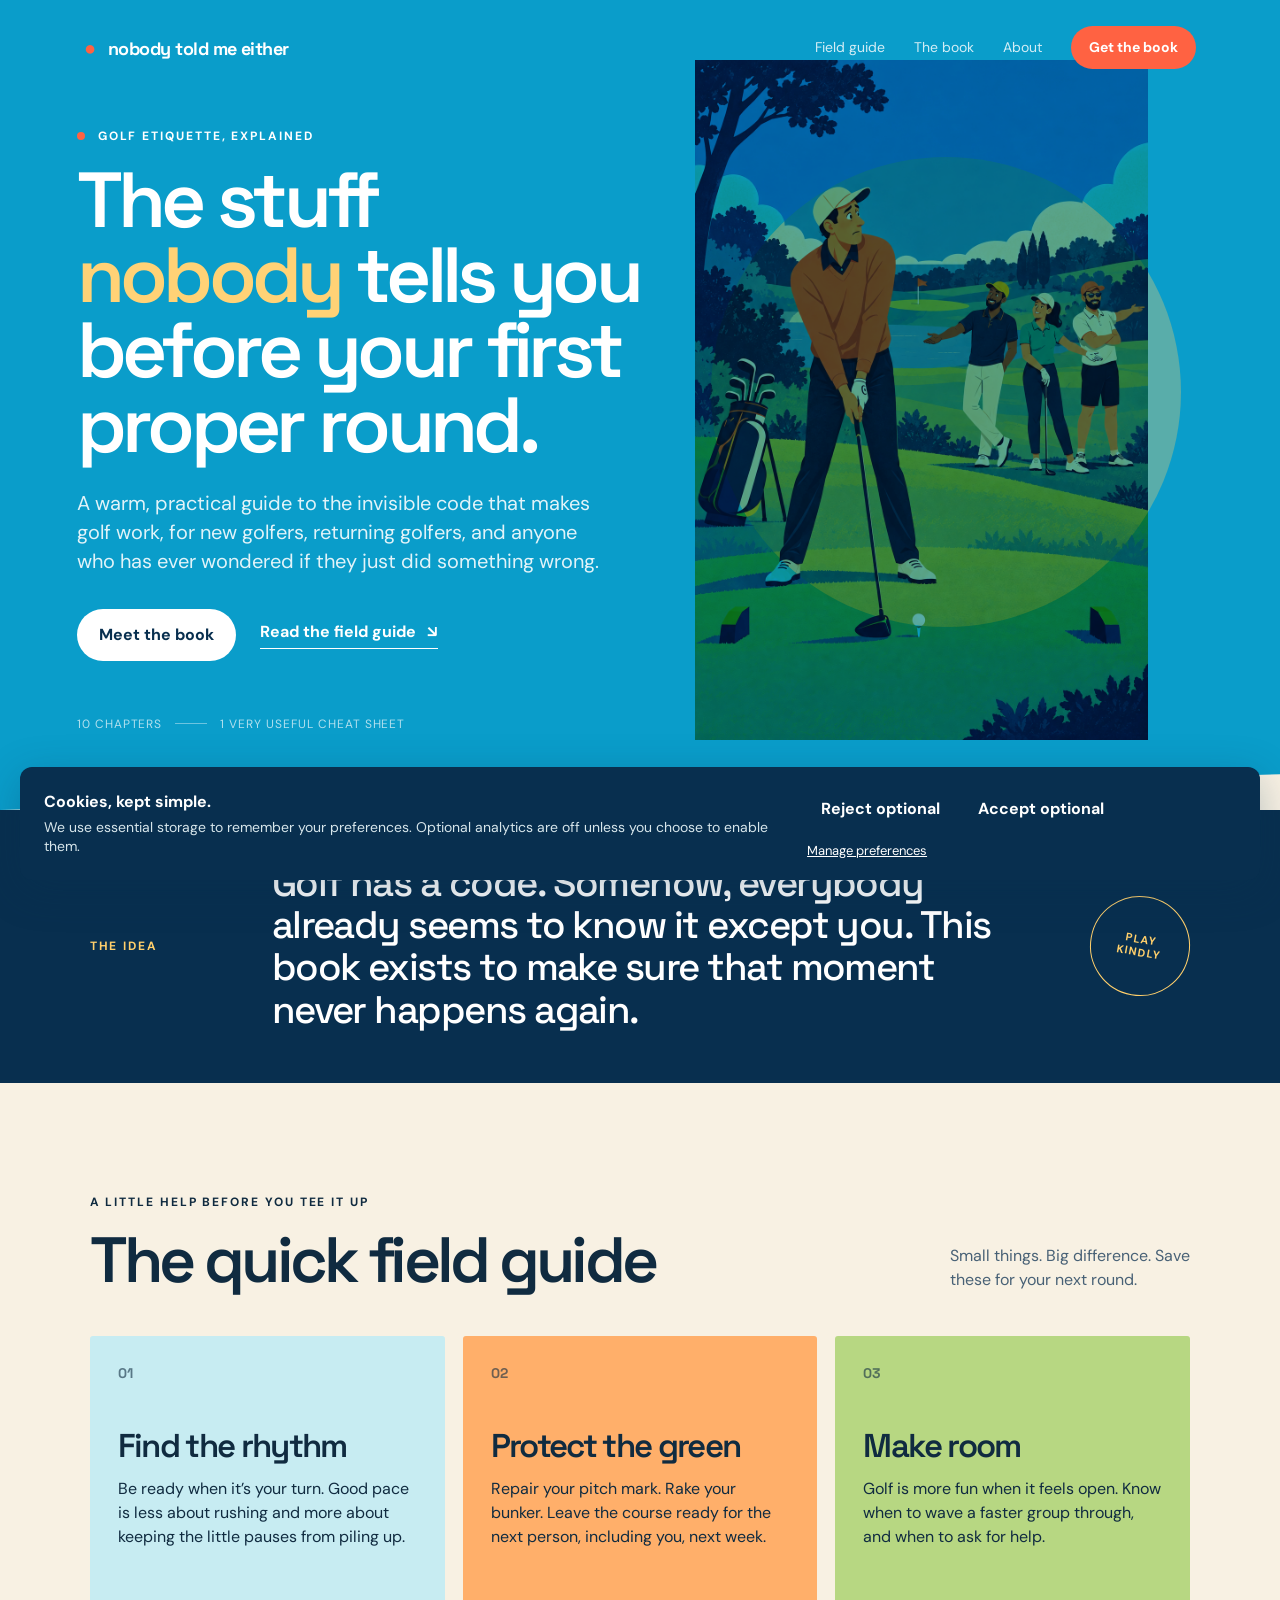
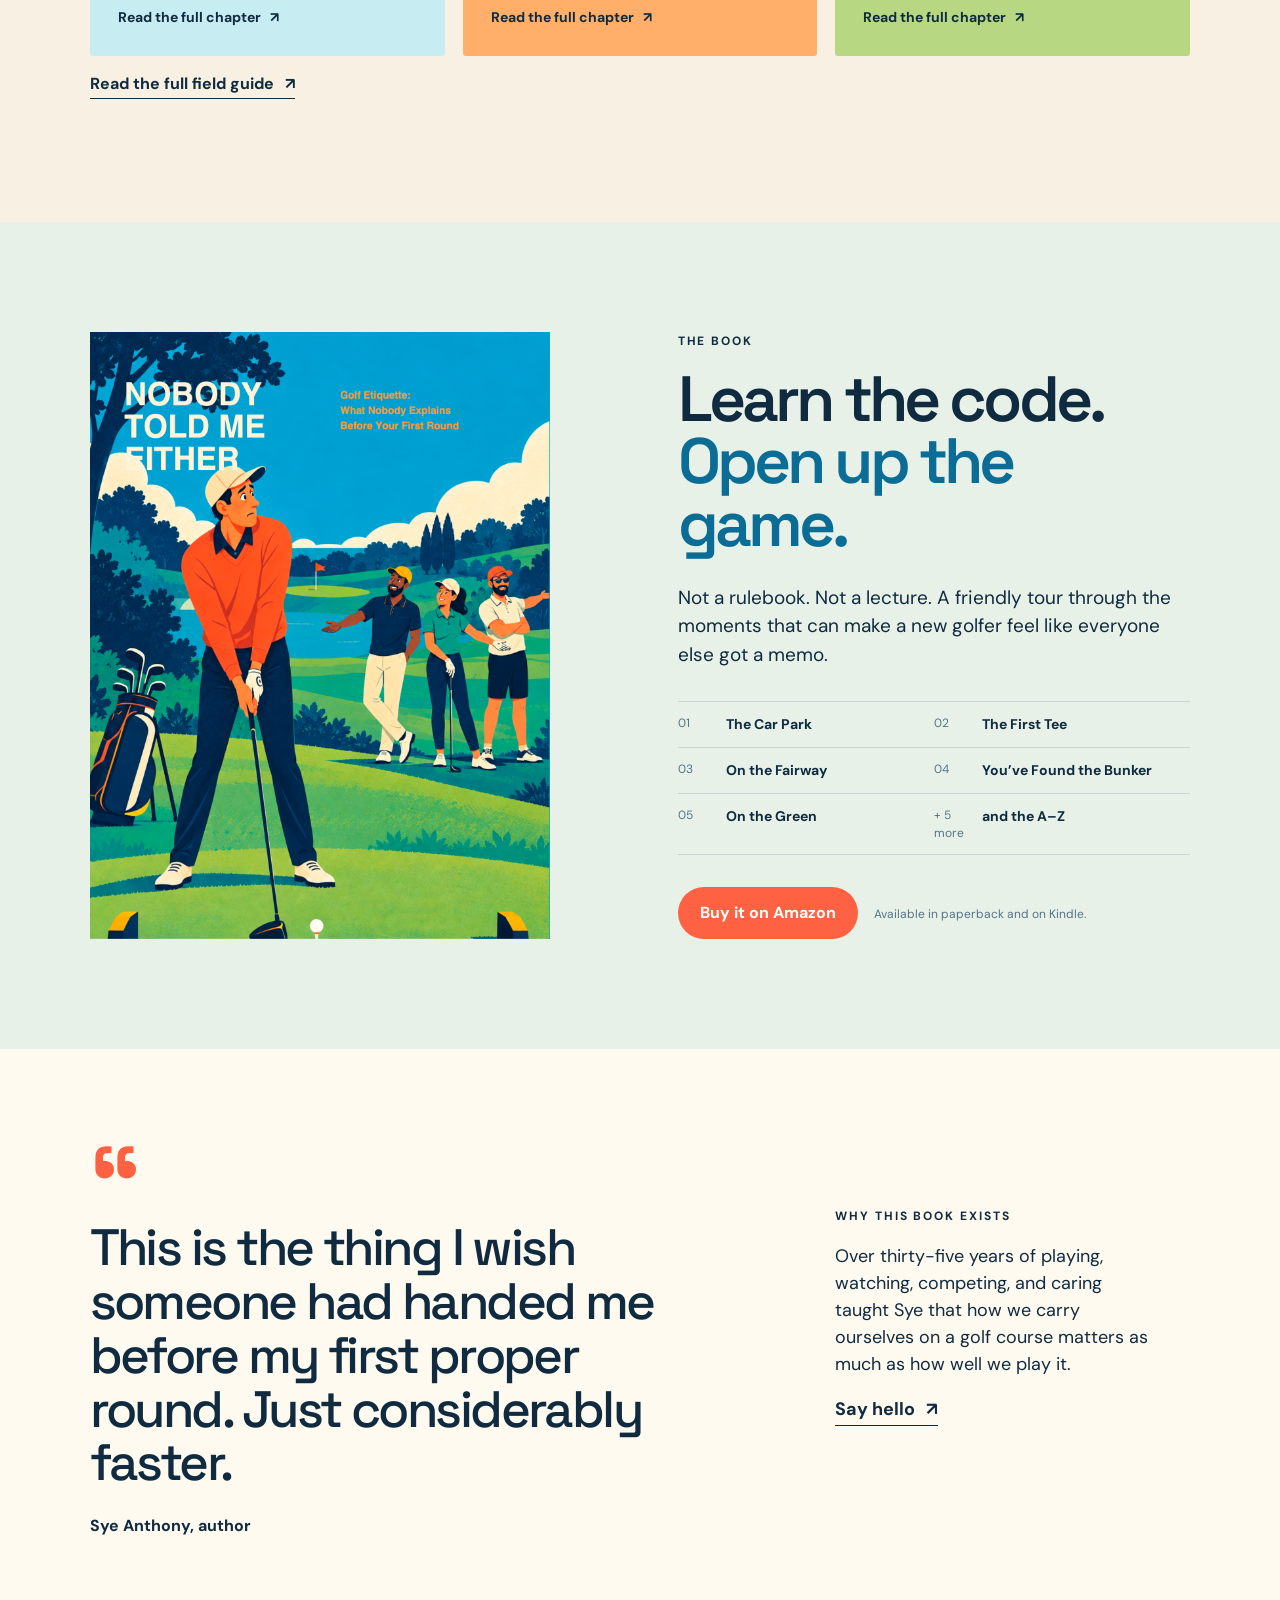
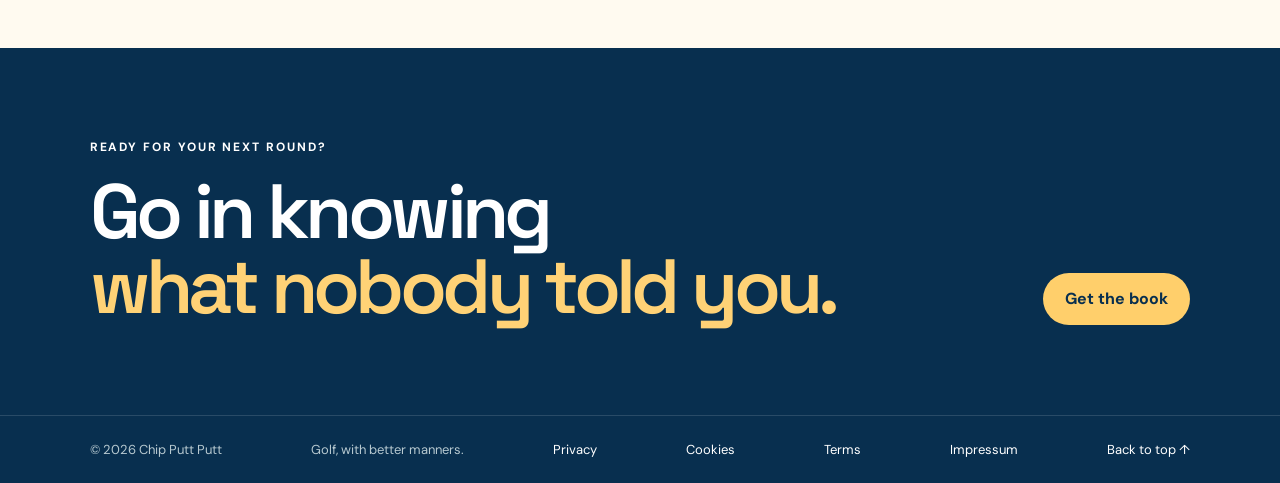
<file: index.html>
<!doctype html>
<html lang="en">
<head>
  <meta charset="UTF-8" />
  <meta name="viewport" content="width=device-width, initial-scale=1" />
  <meta name="description" content="Nobody Told Me Either, a warm, practical guide to the invisible code of golf etiquette." />
  <title>Nobody Told Me Either, Golf Etiquette Explained</title>
  <link rel="canonical" href="https://nobodytoldmeeither.com/" />
  <meta name="robots" content="index,follow,max-image-preview:large" />
  <meta name="theme-color" content="#0a9dca" />
  <meta property="og:type" content="book" />
  <meta property="og:title" content="Nobody Told Me Either, Golf Etiquette Explained" />
  <meta property="og:description" content="The friendly guide to the invisible code of golf etiquette." />
  <meta property="og:url" content="https://nobodytoldmeeither.com/" />
  <meta property="og:image" content="https://nobodytoldmeeither.com/assets/nobodytoldmeeither-social-card.png" />
  <meta name="twitter:card" content="summary_large_image" />
  <meta name="twitter:title" content="Nobody Told Me Either, Golf Etiquette Explained" />
  <meta name="twitter:description" content="The friendly guide to the invisible code of golf etiquette." />
  <meta name="twitter:image" content="https://nobodytoldmeeither.com/assets/nobodytoldmeeither-social-card.png" />
  <script type="application/ld+json">{"@context":"https://schema.org","@type":"Book","name":"Nobody Told Me Either","author":{"@type":"Person","name":"Sye Anthony"},"bookFormat":"https://schema.org/Paperback","genre":"Golf etiquette","description":"A warm, practical guide to the invisible code that makes golf work.","image":"https://nobodytoldmeeither.com/assets/Nobodytoldmeeither-full-bleed.png","url":"https://nobodytoldmeeither.com/","workExample":{"@type":"Book","isbn":"","bookFormat":"https://schema.org/Paperback"}}</script>
  <link rel="icon" href="data:image/svg+xml,%3Csvg xmlns='http://www.w3.org/2000/svg' viewBox='0 0 64 64'%3E%3Crect width='64' height='64' rx='16' fill='%230b3150'/%3E%3Cpath d='M15 47c12-6 14-18 14-29M28 30c12-1 17-7 20-14' fill='none' stroke='%23ff6540' stroke-width='6' stroke-linecap='round'/%3E%3Ccircle cx='47' cy='47' r='7' fill='%23f5eee0'/%3E%3C/svg%3E" />
  <link rel="preconnect" href="https://fonts.googleapis.com">
  <link rel="preconnect" href="https://fonts.gstatic.com" crossorigin>
  <link href="https://fonts.googleapis.com/css2?family=DM+Sans:wght@400;500;700&family=Space+Grotesk:wght@500;600;700&display=swap" rel="stylesheet">
  <link rel="stylesheet" href="styles.css" />
</head>
<body>
  <header class="nav-wrap">
    <nav class="nav" aria-label="Primary navigation">
      <a class="brand" href="#top" aria-label="Nobody Told Me Either home"><span class="brand-mark">●</span> nobody told me either</a>
      <div class="nav-links">
        <a href="guides/index.html">Field guide</a><a href="#book">The book</a><a href="#author">About</a><a class="nav-cta" href="https://www.amazon.co.uk/dp/B0HNDGW1KP" target="_blank" rel="noreferrer">Get the book</a>
      </div>
      <button class="menu" aria-label="Open menu">Menu</button>
    </nav>
  </header>

  <main id="top">
    <section class="hero">
      <div class="hero-copy">
        <p class="eyebrow"><span class="eyebrow-dot"></span> Golf etiquette, explained</p>
        <h1>The stuff <em>nobody</em> tells you before your first proper round.</h1>
        <p class="lede">A warm, practical guide to the invisible code that makes golf work, for new golfers, returning golfers, and anyone who has ever wondered if they just did something wrong.</p>
        <div class="hero-actions"><a class="button button-primary" href="#book">Meet the book</a><a class="text-link" href="guides/index.html">Read the field guide <span>↘</span></a></div>
        <div class="hero-note"><span>10 chapters</span><span class="rule"></span><span>1 very useful cheat sheet</span></div>
      </div>
      <div class="hero-art"><div class="art-glow"></div><img src="assets/Nobodytoldmeeither.png" alt="Illustration of a nervous golfer on a tee with three friendly golfers behind him" /></div>
    </section>

    <section class="intro-band"><div class="section-label">THE IDEA</div><p>Golf has a code. Somehow, everybody already seems to know it except you. This book exists to make sure that moment never happens again.</p><span class="sun-stamp">PLAY<br/>KINDLY</span></section>

    <section id="field-guide" class="field-guide section-pad">
      <div class="section-heading"><div><p class="eyebrow">A little help before you tee it up</p><h2>The quick field guide</h2></div><p class="heading-side">Small things. Big difference. Save these for your next round.</p></div>
      <div class="tip-grid">
        <article class="tip-card tip-blue"><div class="tip-number">01</div><h3>Find the rhythm</h3><p>Be ready when it’s your turn. Good pace is less about rushing and more about keeping the little pauses from piling up.</p><a href="#book">Read the full chapter <span>↗</span></a></article>
        <article class="tip-card tip-orange"><div class="tip-number">02</div><h3>Protect the green</h3><p>Repair your pitch mark. Rake your bunker. Leave the course ready for the next person, including you, next week.</p><a href="#book">Read the full chapter <span>↗</span></a></article>
        <article class="tip-card tip-green"><div class="tip-number">03</div><h3>Make room</h3><p>Golf is more fun when it feels open. Know when to wave a faster group through, and when to ask for help.</p><a href="#book">Read the full chapter <span>↗</span></a></article>
      </div>
      <p class="guide-more"><a class="text-link" href="guides/index.html">Read the full field guide <span>↗</span></a></p>
    </section>

    <section id="book" class="book-section section-pad"><div class="book-cover"><img src="assets/Nobodytoldmeeither-full-bleed.png" alt="Nobody Told Me Either full book cover artwork" /></div><div class="book-copy"><p class="eyebrow">The book</p><h2>Learn the code.<br/><span>Open up the game.</span></h2><p>Not a rulebook. Not a lecture. A friendly tour through the moments that can make a new golfer feel like everyone else got a memo.</p><div class="chapter-list"><div><span>01</span><b>The Car Park</b></div><div><span>02</span><b>The First Tee</b></div><div><span>03</span><b>On the Fairway</b></div><div><span>04</span><b>You’ve Found the Bunker</b></div><div><span>05</span><b>On the Green</b></div><div><span>+ 5 more</span><b>and the A–Z</b></div></div><a class="button button-orange" href="https://www.amazon.co.uk/dp/B0HNDGW1KP" target="_blank" rel="noreferrer">Buy it on Amazon</a><p class="small-note">Available in paperback and on Kindle.</p></div></section>

    <section id="author" class="author section-pad"><div class="author-quote"><span class="quote-mark">“</span><blockquote>This is the thing I wish someone had handed me before my first proper round. Just considerably faster.</blockquote><cite>Sye Anthony, author</cite></div><div class="author-bio"><p class="eyebrow">Why this book exists</p><p>Over thirty-five years of playing, watching, competing, and caring taught Sye that how we carry ourselves on a golf course matters as much as how well we play it.</p><p><a class="text-link" href="mailto:hello@nobodytoldmeeither.com">Say hello <span>↗</span></a></p></div></section>

    <section class="closing"><div><p class="eyebrow">Ready for your next round?</p><h2>Go in knowing<br/><em>what nobody told you.</em></h2></div><a class="button button-light" href="https://www.amazon.co.uk/dp/B0HNDGW1KP" target="_blank" rel="noreferrer">Get the book</a></section>
  </main>
  <footer><span>© 2026 Chip Putt Putt</span><span>Golf, with better manners.</span><a href="privacy.html">Privacy</a><a href="cookies.html">Cookies</a><a href="terms.html">Terms</a><a href="impressum.html">Impressum</a><a href="#top">Back to top ↑</a></footer>
  <div class="cookie-banner" id="cookie-banner" hidden><div><strong>Cookies, kept simple.</strong><p>We use essential storage to remember your preferences. Optional analytics are off unless you choose to enable them.</p></div><div class="cookie-actions"><button data-consent="reject">Reject optional</button><button class="button button-orange" data-consent="accept">Accept optional</button><a href="cookies.html">Manage preferences</a></div></div>
  <script>document.querySelector('.menu').addEventListener('click',()=>document.querySelector('.nav-links').classList.toggle('open'));</script><script src="consent.js"></script>
</body></html>
</file>
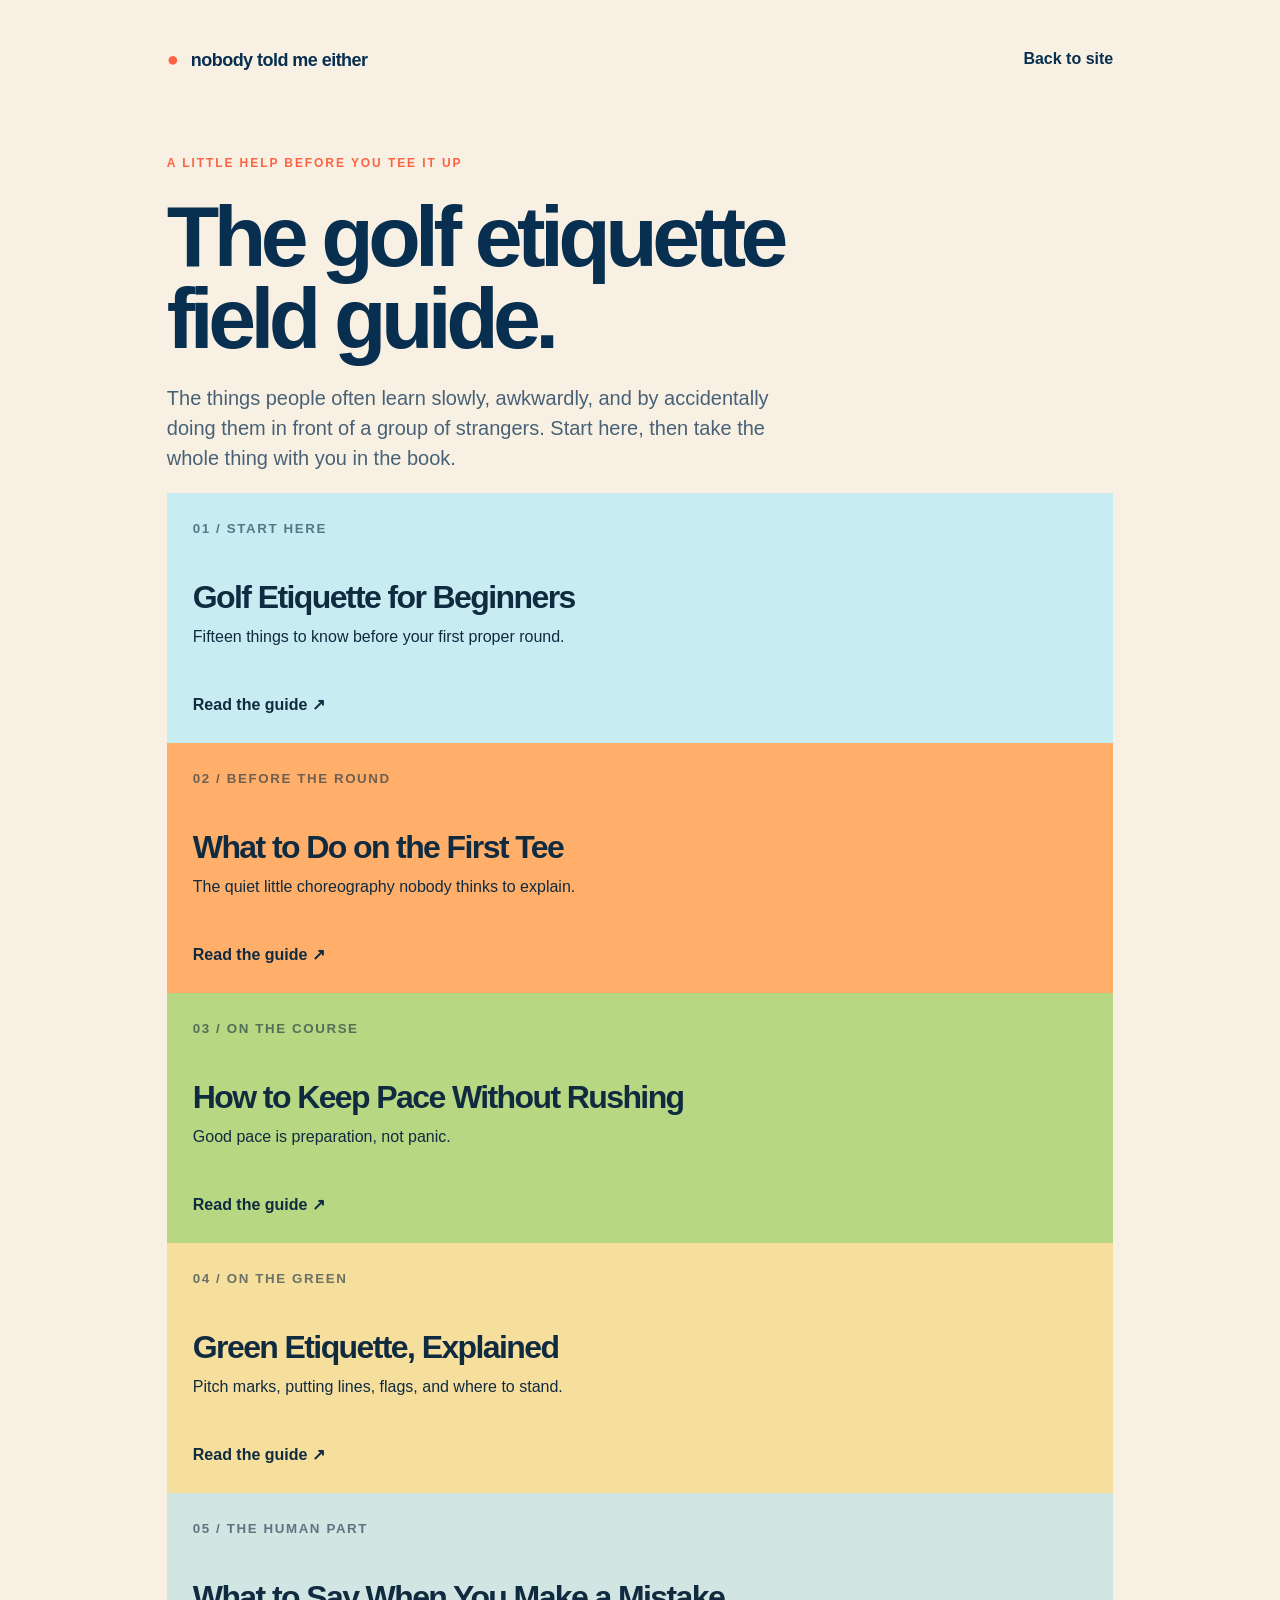
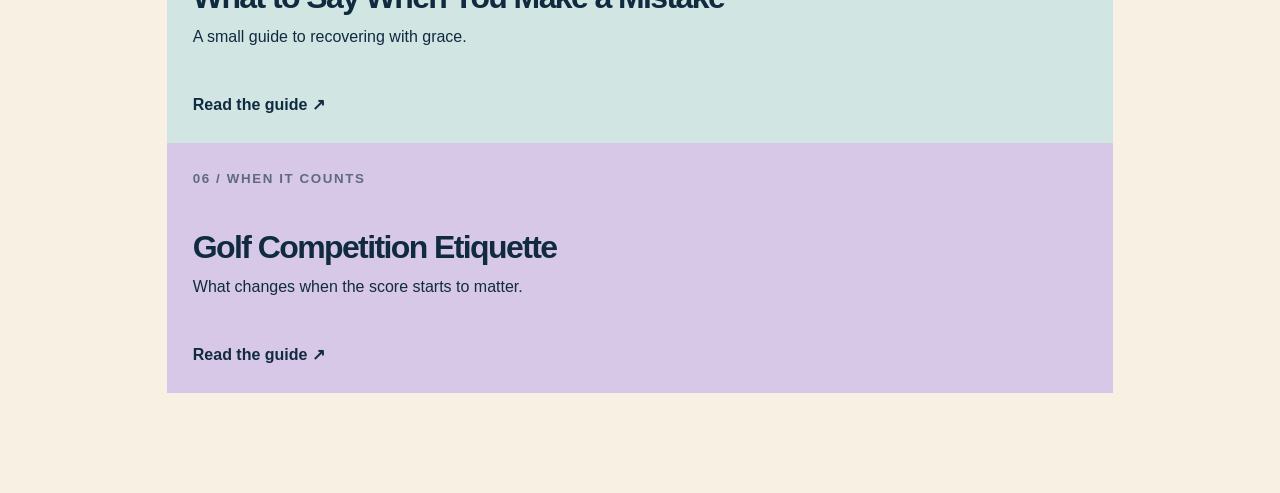
<file: guides/index.html>
<!doctype html><html lang="en"><head><meta charset="UTF-8"><meta name="viewport" content="width=device-width,initial-scale=1"><meta name="description" content="The Nobody Told Me Either field guide to golf etiquette for beginners."><link rel="canonical" href="https://nobodytoldmeeither.com/guides/"><title>Golf Etiquette Field Guide | Nobody Told Me Either</title><link rel="stylesheet" href="../styles.css"><link rel="stylesheet" href="../article.css"></head><body class="legal"><main class="guide-index"><div class="article-top"><a class="brand" href="../index.html"><span class="brand-mark">●</span> nobody told me either</a><a href="../index.html">Back to site</a></div><p class="article-kicker">A little help before you tee it up</p><h1>The golf etiquette field guide.</h1><p class="guide-intro">The things people often learn slowly, awkwardly, and by accidentally doing them in front of a group of strangers. Start here, then take the whole thing with you in the book.</p><div class="guide-grid"><a class="guide-card" href="beginners.html"><small>01 / START HERE</small><h2>Golf Etiquette for Beginners</h2><p>Fifteen things to know before your first proper round.</p><span>Read the guide ↗</span></a><a class="guide-card" href="first-tee.html"><small>02 / BEFORE THE ROUND</small><h2>What to Do on the First Tee</h2><p>The quiet little choreography nobody thinks to explain.</p><span>Read the guide ↗</span></a><a class="guide-card" href="pace-of-play.html"><small>03 / ON THE COURSE</small><h2>How to Keep Pace Without Rushing</h2><p>Good pace is preparation, not panic.</p><span>Read the guide ↗</span></a><a class="guide-card" href="green-etiquette.html"><small>04 / ON THE GREEN</small><h2>Green Etiquette, Explained</h2><p>Pitch marks, putting lines, flags, and where to stand.</p><span>Read the guide ↗</span></a><a class="guide-card" href="mistakes.html"><small>05 / THE HUMAN PART</small><h2>What to Say When You Make a Mistake</h2><p>A small guide to recovering with grace.</p><span>Read the guide ↗</span></a><a class="guide-card" href="competition-etiquette.html"><small>06 / WHEN IT COUNTS</small><h2>Golf Competition Etiquette</h2><p>What changes when the score starts to matter.</p><span>Read the guide ↗</span></a></div></main><script src="../consent.js"></script></body></html>
</file>
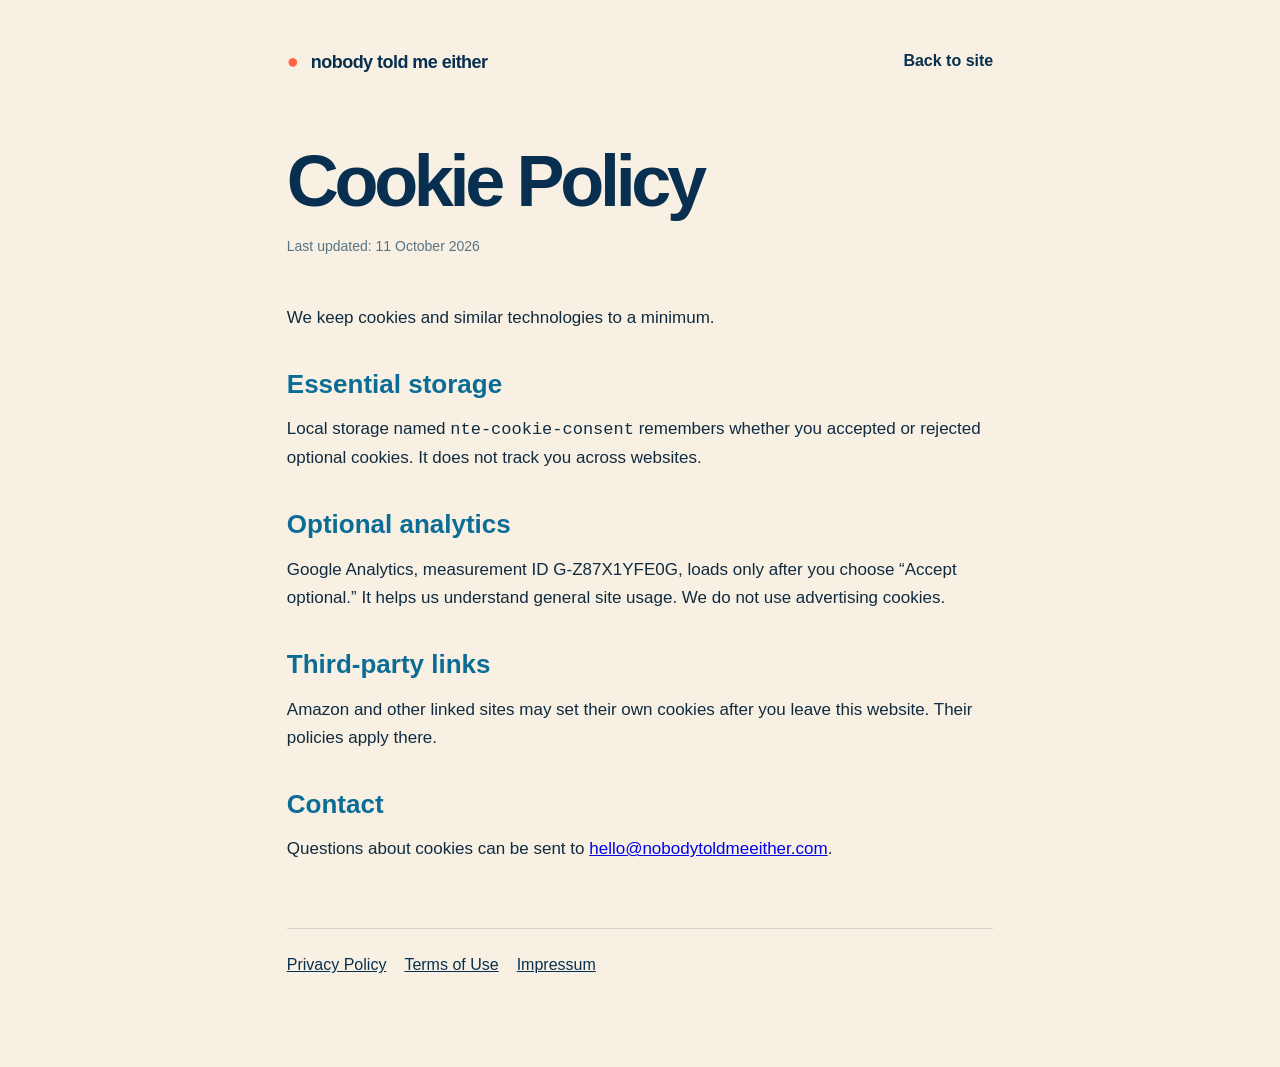
<file: cookies.html>
<!doctype html>
<html lang="en"><head>
  <meta charset="UTF-8"><meta name="viewport" content="width=device-width,initial-scale=1">
  <meta name="robots" content="noindex,nofollow,nosnippet,noarchive">
  <meta name="description" content="Cookie Policy for Nobody Told Me Either.">
  <title>Cookie Policy | Nobody Told Me Either</title>
  <link rel="stylesheet" href="styles.css"><link rel="stylesheet" href="legal.css">
</head><body class="legal"><main class="legal-shell">
  <div class="legal-top"><a class="brand" href="index.html"><span class="brand-mark">●</span> nobody told me either</a><a href="index.html">Back to site</a></div>
  <h1>Cookie Policy</h1><p class="updated">Last updated: 11 October 2026</p>
  <p>We keep cookies and similar technologies to a minimum.</p>
  <h2>Essential storage</h2><p>Local storage named <code>nte-cookie-consent</code> remembers whether you accepted or rejected optional cookies. It does not track you across websites.</p>
  <h2>Optional analytics</h2><p>Google Analytics, measurement ID G-Z87X1YFE0G, loads only after you choose “Accept optional.” It helps us understand general site usage. We do not use advertising cookies.</p>
  <h2>Third-party links</h2><p>Amazon and other linked sites may set their own cookies after you leave this website. Their policies apply there.</p>
  <h2>Contact</h2><p>Questions about cookies can be sent to <a href="mailto:hello@nobodytoldmeeither.com">hello@nobodytoldmeeither.com</a>.</p>
  <div class="legal-footer"><a href="privacy.html">Privacy Policy</a><a href="terms.html">Terms of Use</a><a href="impressum.html">Impressum</a></div>
</main><script src="consent.js"></script></body></html>
</file>
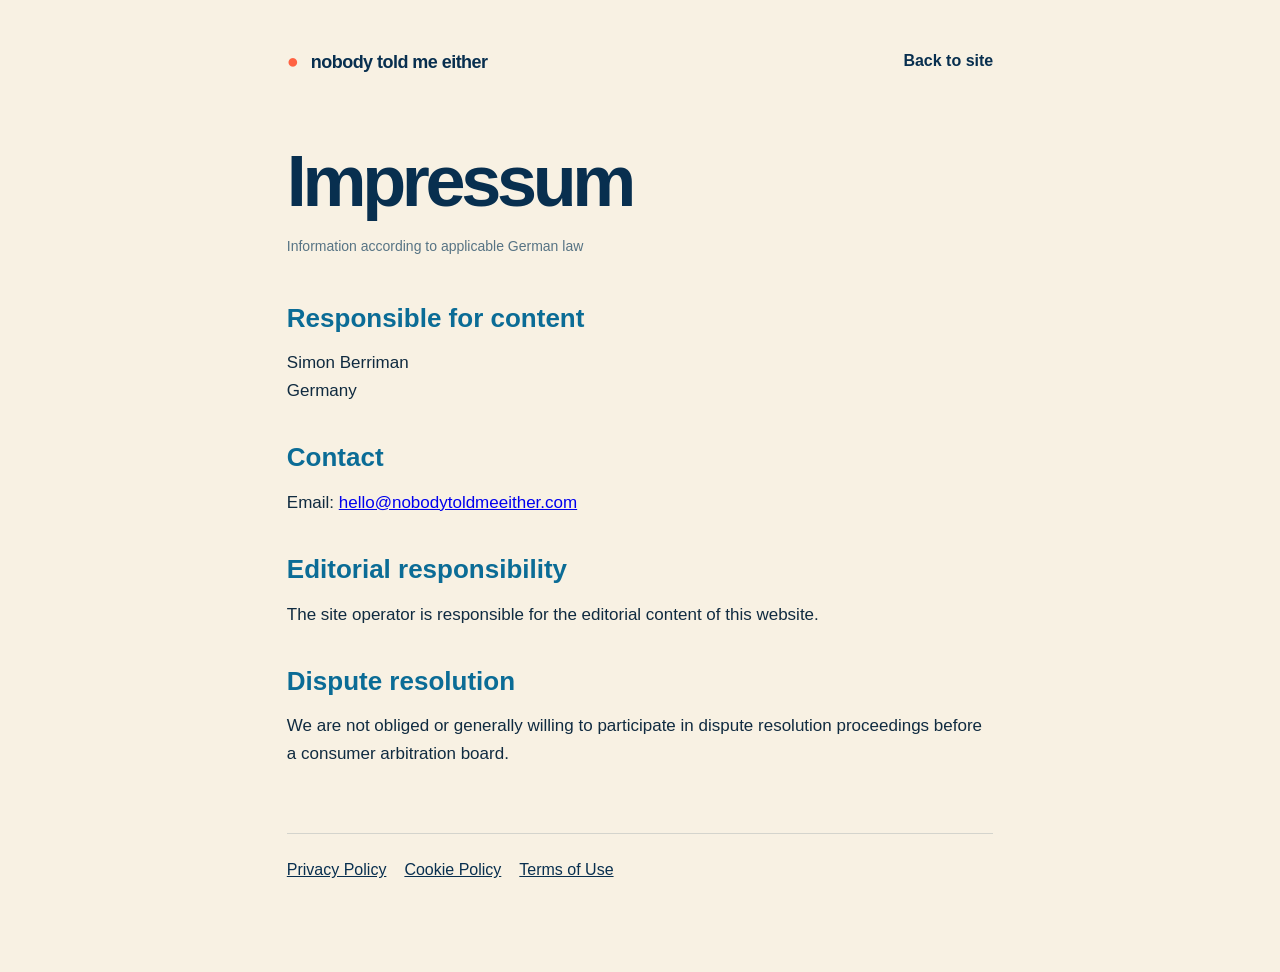
<file: impressum.html>
<!doctype html>
<html lang="en"><head>
  <meta charset="UTF-8"><meta name="viewport" content="width=device-width,initial-scale=1">
  <meta name="robots" content="noindex,nofollow,nosnippet,noarchive">
  <meta name="description" content="Impressum for Nobody Told Me Either.">
  <title>Impressum | Nobody Told Me Either</title>
  <link rel="stylesheet" href="styles.css"><link rel="stylesheet" href="legal.css">
</head><body class="legal"><main class="legal-shell">
  <div class="legal-top"><a class="brand" href="index.html"><span class="brand-mark">●</span> nobody told me either</a><a href="index.html">Back to site</a></div>
  <h1>Impressum</h1><p class="updated">Information according to applicable German law</p>
  <div data-nosnippet><h2>Responsible for content</h2><p>Simon Berriman<br>Germany</p>
  <h2>Contact</h2><p>Email: <a href="mailto:hello@nobodytoldmeeither.com">hello@nobodytoldmeeither.com</a></p></div>
  <h2>Editorial responsibility</h2><p>The site operator is responsible for the editorial content of this website.</p>
  <h2>Dispute resolution</h2><p>We are not obliged or generally willing to participate in dispute resolution proceedings before a consumer arbitration board.</p>
  <div class="legal-footer"><a href="privacy.html">Privacy Policy</a><a href="cookies.html">Cookie Policy</a><a href="terms.html">Terms of Use</a></div>
</main></body></html>
</file>
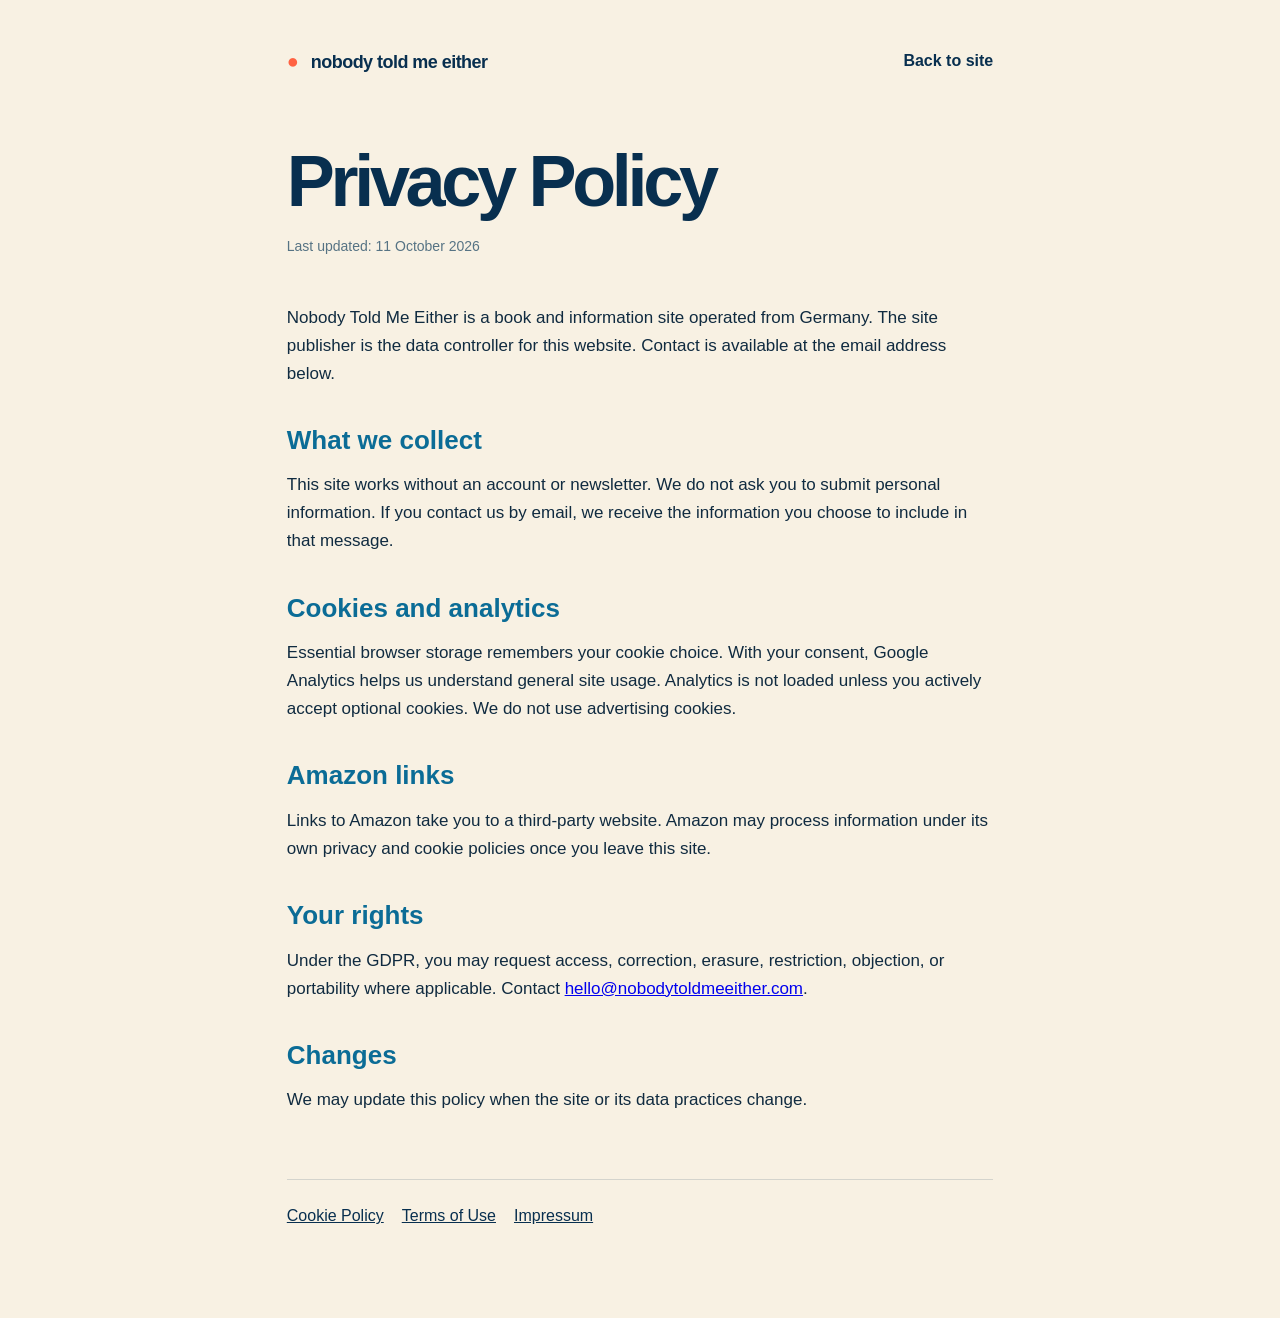
<file: privacy.html>
<!doctype html>
<html lang="en"><head>
  <meta charset="UTF-8"><meta name="viewport" content="width=device-width,initial-scale=1">
  <meta name="robots" content="noindex,nofollow,nosnippet,noarchive">
  <meta name="description" content="Privacy Policy for Nobody Told Me Either.">
  <title>Privacy Policy | Nobody Told Me Either</title>
  <link rel="stylesheet" href="styles.css"><link rel="stylesheet" href="legal.css">
</head><body class="legal"><main class="legal-shell">
  <div class="legal-top"><a class="brand" href="index.html"><span class="brand-mark">●</span> nobody told me either</a><a href="index.html">Back to site</a></div>
  <h1>Privacy Policy</h1><p class="updated">Last updated: 11 October 2026</p>
  <p>Nobody Told Me Either is a book and information site operated from Germany. The site publisher is the data controller for this website. Contact is available at the email address below.</p>
  <h2>What we collect</h2><p>This site works without an account or newsletter. We do not ask you to submit personal information. If you contact us by email, we receive the information you choose to include in that message.</p>
  <h2>Cookies and analytics</h2><p>Essential browser storage remembers your cookie choice. With your consent, Google Analytics helps us understand general site usage. Analytics is not loaded unless you actively accept optional cookies. We do not use advertising cookies.</p>
  <h2>Amazon links</h2><p>Links to Amazon take you to a third-party website. Amazon may process information under its own privacy and cookie policies once you leave this site.</p>
  <h2>Your rights</h2><p>Under the GDPR, you may request access, correction, erasure, restriction, objection, or portability where applicable. Contact <a href="mailto:hello@nobodytoldmeeither.com">hello@nobodytoldmeeither.com</a>.</p>
  <h2>Changes</h2><p>We may update this policy when the site or its data practices change.</p>
  <div class="legal-footer"><a href="cookies.html">Cookie Policy</a><a href="terms.html">Terms of Use</a><a href="impressum.html">Impressum</a></div>
</main><script src="consent.js"></script></body></html>
</file>
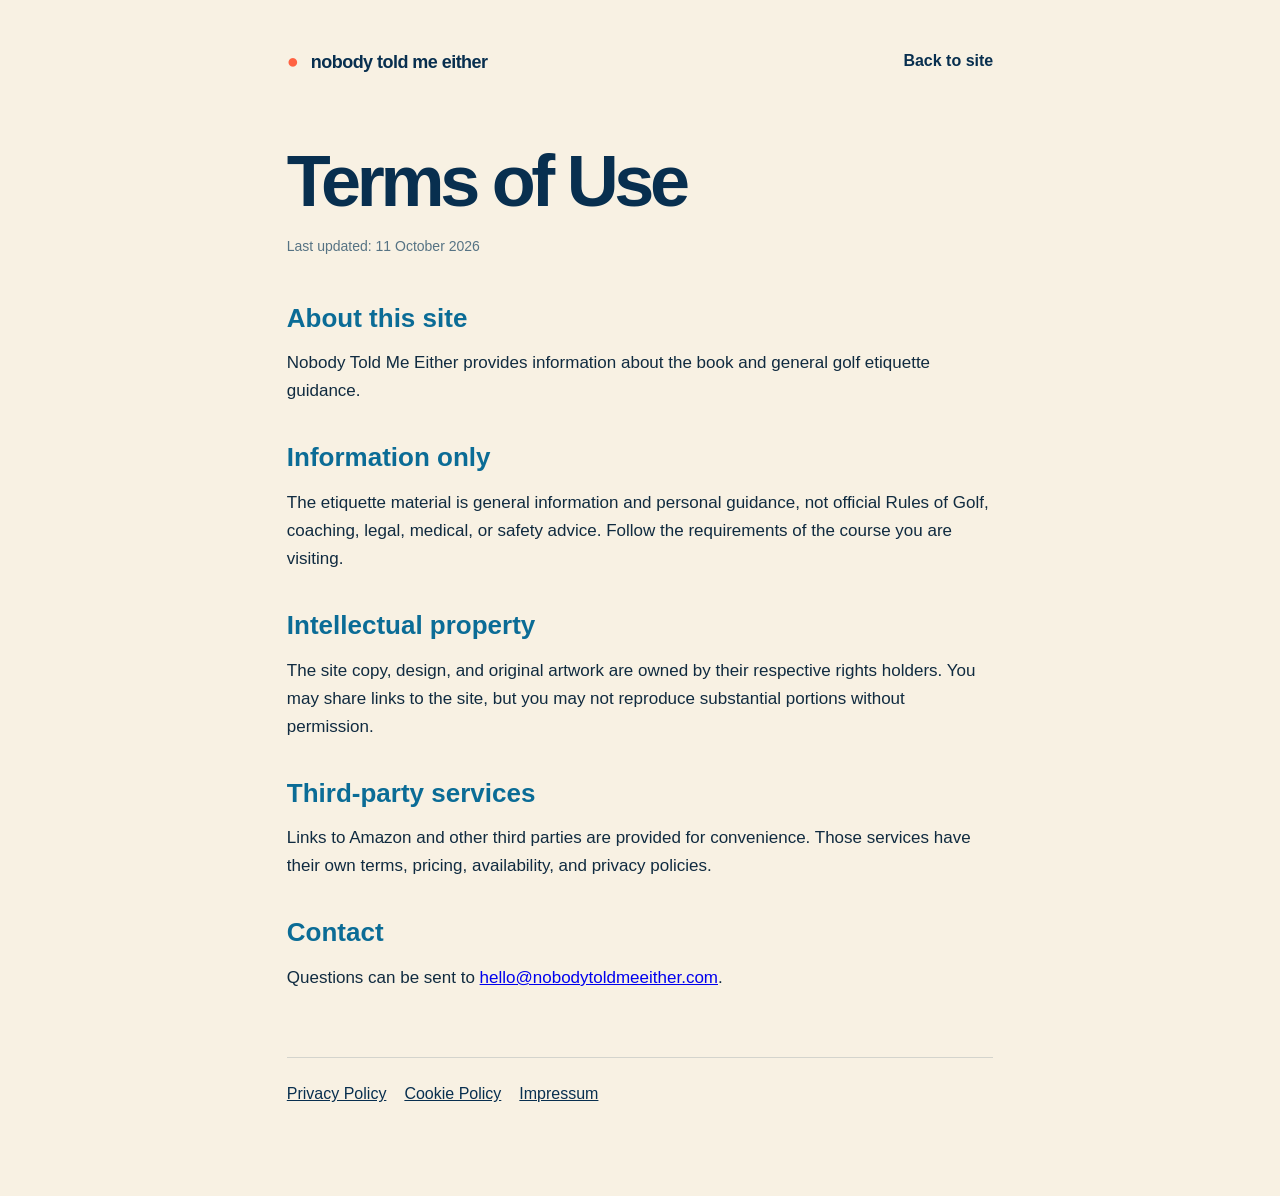
<file: terms.html>
<!doctype html>
<html lang="en"><head>
  <meta charset="UTF-8"><meta name="viewport" content="width=device-width,initial-scale=1">
  <meta name="robots" content="noindex,nofollow,nosnippet,noarchive">
  <meta name="description" content="Terms of Use for Nobody Told Me Either.">
  <title>Terms of Use | Nobody Told Me Either</title>
  <link rel="stylesheet" href="styles.css"><link rel="stylesheet" href="legal.css">
</head><body class="legal"><main class="legal-shell">
  <div class="legal-top"><a class="brand" href="index.html"><span class="brand-mark">●</span> nobody told me either</a><a href="index.html">Back to site</a></div>
  <h1>Terms of Use</h1><p class="updated">Last updated: 11 October 2026</p>
  <h2>About this site</h2><p>Nobody Told Me Either provides information about the book and general golf etiquette guidance.</p>
  <h2>Information only</h2><p>The etiquette material is general information and personal guidance, not official Rules of Golf, coaching, legal, medical, or safety advice. Follow the requirements of the course you are visiting.</p>
  <h2>Intellectual property</h2><p>The site copy, design, and original artwork are owned by their respective rights holders. You may share links to the site, but you may not reproduce substantial portions without permission.</p>
  <h2>Third-party services</h2><p>Links to Amazon and other third parties are provided for convenience. Those services have their own terms, pricing, availability, and privacy policies.</p>
  <h2>Contact</h2><p>Questions can be sent to <a href="mailto:hello@nobodytoldmeeither.com">hello@nobodytoldmeeither.com</a>.</p>
  <div class="legal-footer"><a href="privacy.html">Privacy Policy</a><a href="cookies.html">Cookie Policy</a><a href="impressum.html">Impressum</a></div>
</main></body></html>
</file>
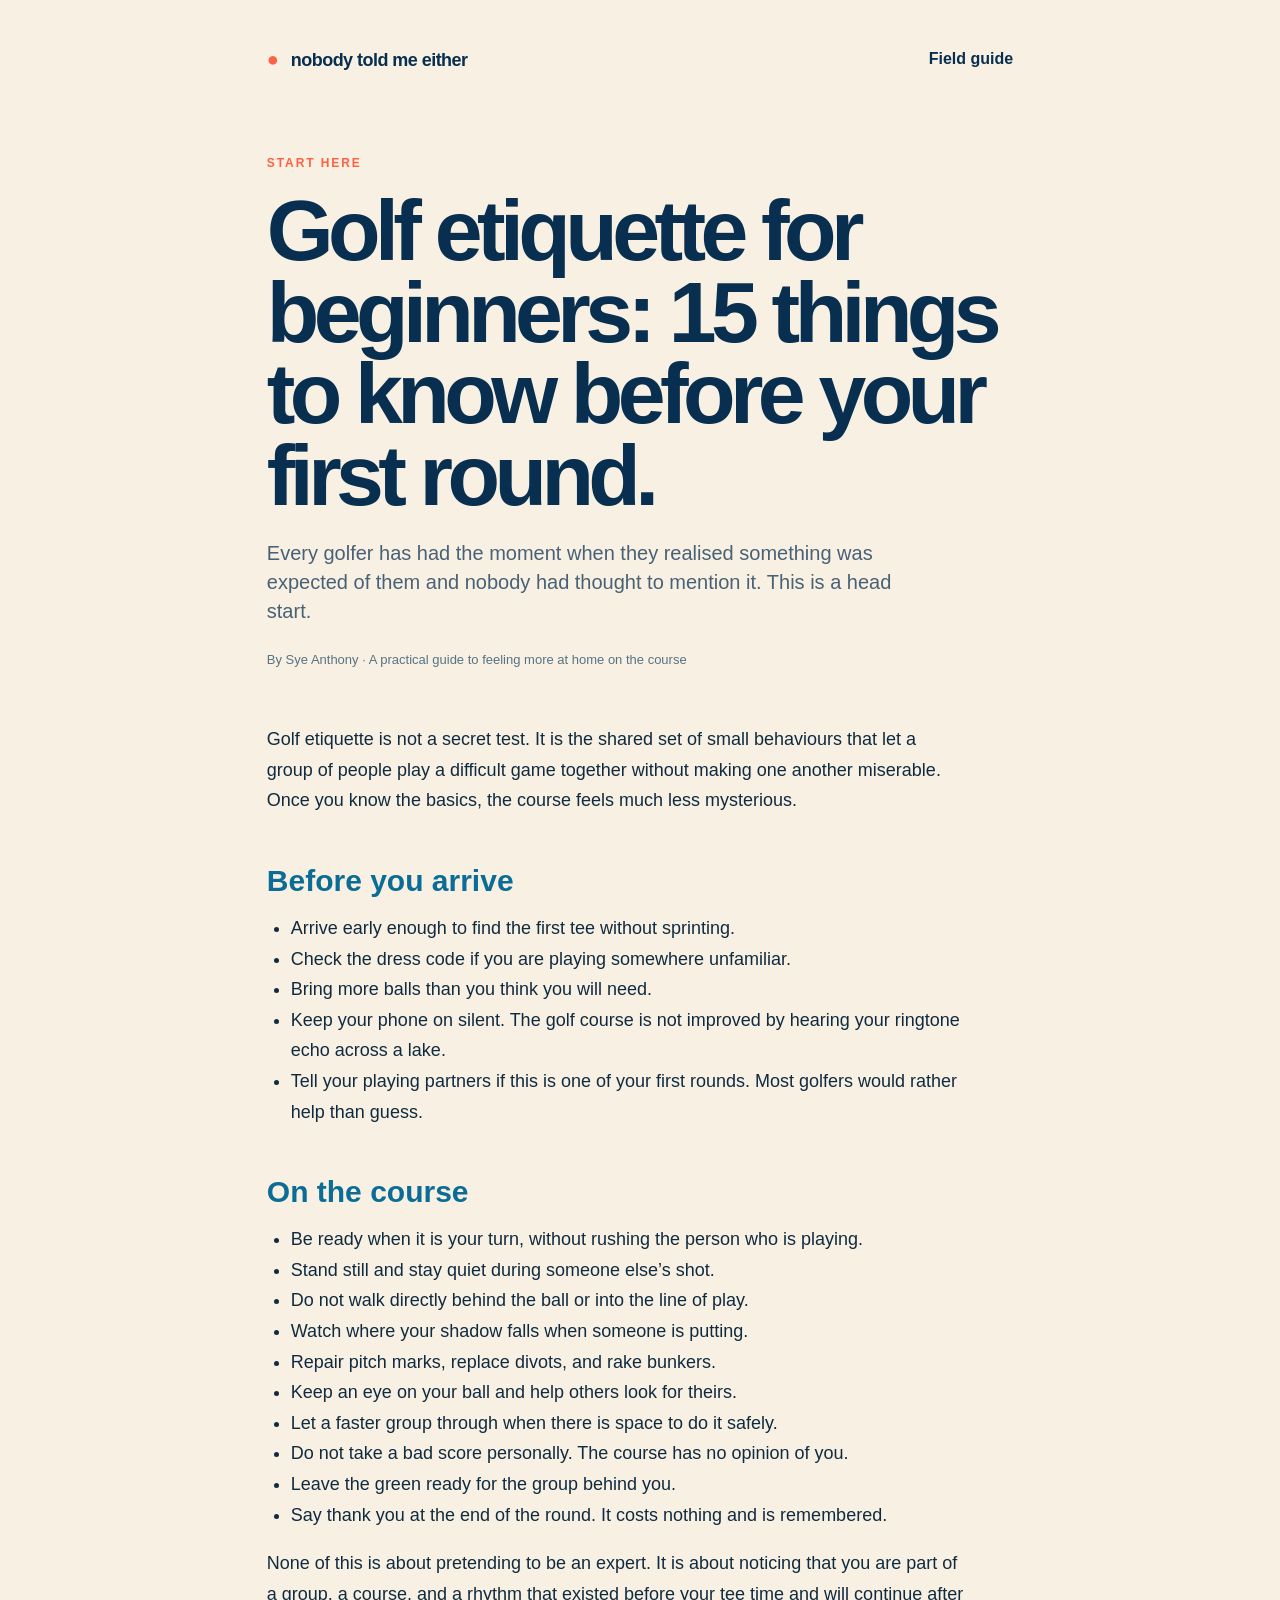
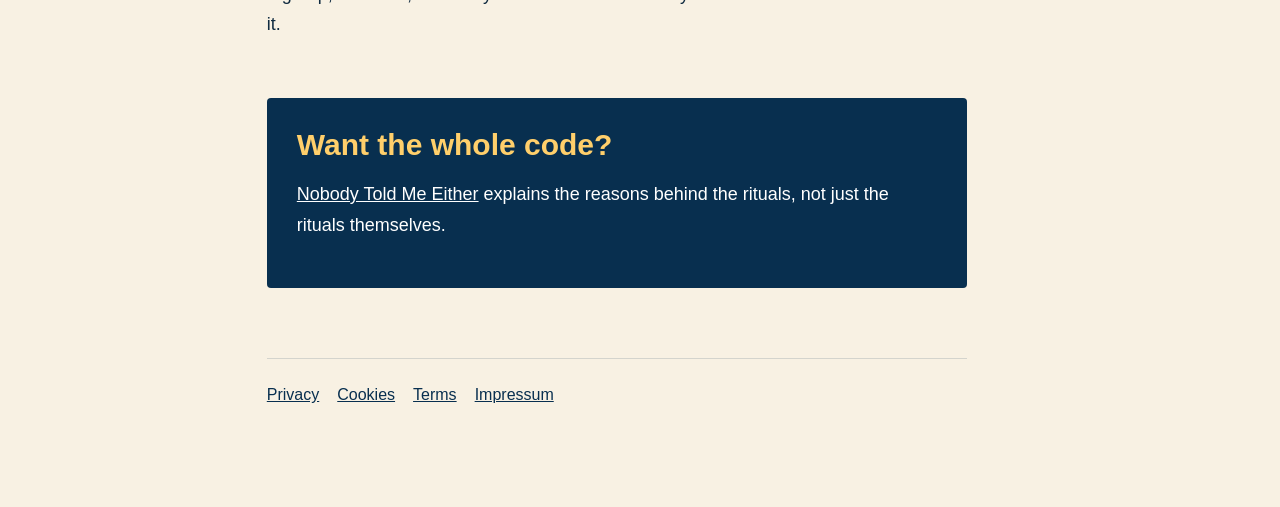
<file: guides/beginners.html>
<!doctype html><html lang="en"><head><meta charset="UTF-8"><meta name="viewport" content="width=device-width,initial-scale=1"><meta name="description" content="Fifteen practical golf etiquette tips for beginners before their first proper round."><link rel="canonical" href="https://nobodytoldmeeither.com/guides/beginners.html"><title>Golf Etiquette for Beginners: 15 Things to Know</title><link rel="stylesheet" href="../styles.css"><link rel="stylesheet" href="../article.css"></head><body class="legal"><main class="article-shell"><div class="article-top"><a class="brand" href="../index.html"><span class="brand-mark">●</span> nobody told me either</a><a href="index.html">Field guide</a></div><p class="article-kicker">Start here</p><h1>Golf etiquette for beginners: 15 things to know before your first round.</h1><p class="article-dek">Every golfer has had the moment when they realised something was expected of them and nobody had thought to mention it. This is a head start.</p><p class="article-meta">By Sye Anthony · A practical guide to feeling more at home on the course</p><div class="article-body"><p>Golf etiquette is not a secret test. It is the shared set of small behaviours that let a group of people play a difficult game together without making one another miserable. Once you know the basics, the course feels much less mysterious.</p><h2>Before you arrive</h2><ul><li>Arrive early enough to find the first tee without sprinting.</li><li>Check the dress code if you are playing somewhere unfamiliar.</li><li>Bring more balls than you think you will need.</li><li>Keep your phone on silent. The golf course is not improved by hearing your ringtone echo across a lake.</li><li>Tell your playing partners if this is one of your first rounds. Most golfers would rather help than guess.</li></ul><h2>On the course</h2><ul><li>Be ready when it is your turn, without rushing the person who is playing.</li><li>Stand still and stay quiet during someone else’s shot.</li><li>Do not walk directly behind the ball or into the line of play.</li><li>Watch where your shadow falls when someone is putting.</li><li>Repair pitch marks, replace divots, and rake bunkers.</li><li>Keep an eye on your ball and help others look for theirs.</li><li>Let a faster group through when there is space to do it safely.</li><li>Do not take a bad score personally. The course has no opinion of you.</li><li>Leave the green ready for the group behind you.</li><li>Say thank you at the end of the round. It costs nothing and is remembered.</li></ul><p>None of this is about pretending to be an expert. It is about noticing that you are part of a group, a course, and a rhythm that existed before your tee time and will continue after it.</p><div class="article-cta"><h2>Want the whole code?</h2><p><a href="../index.html#book">Nobody Told Me Either</a> explains the reasons behind the rituals, not just the rituals themselves.</p></div><div class="article-footer"><a href="../privacy.html">Privacy</a><a href="../cookies.html">Cookies</a><a href="../terms.html">Terms</a><a href="../impressum.html">Impressum</a></div></div></main><script src="../consent.js"></script></body></html>
</file>
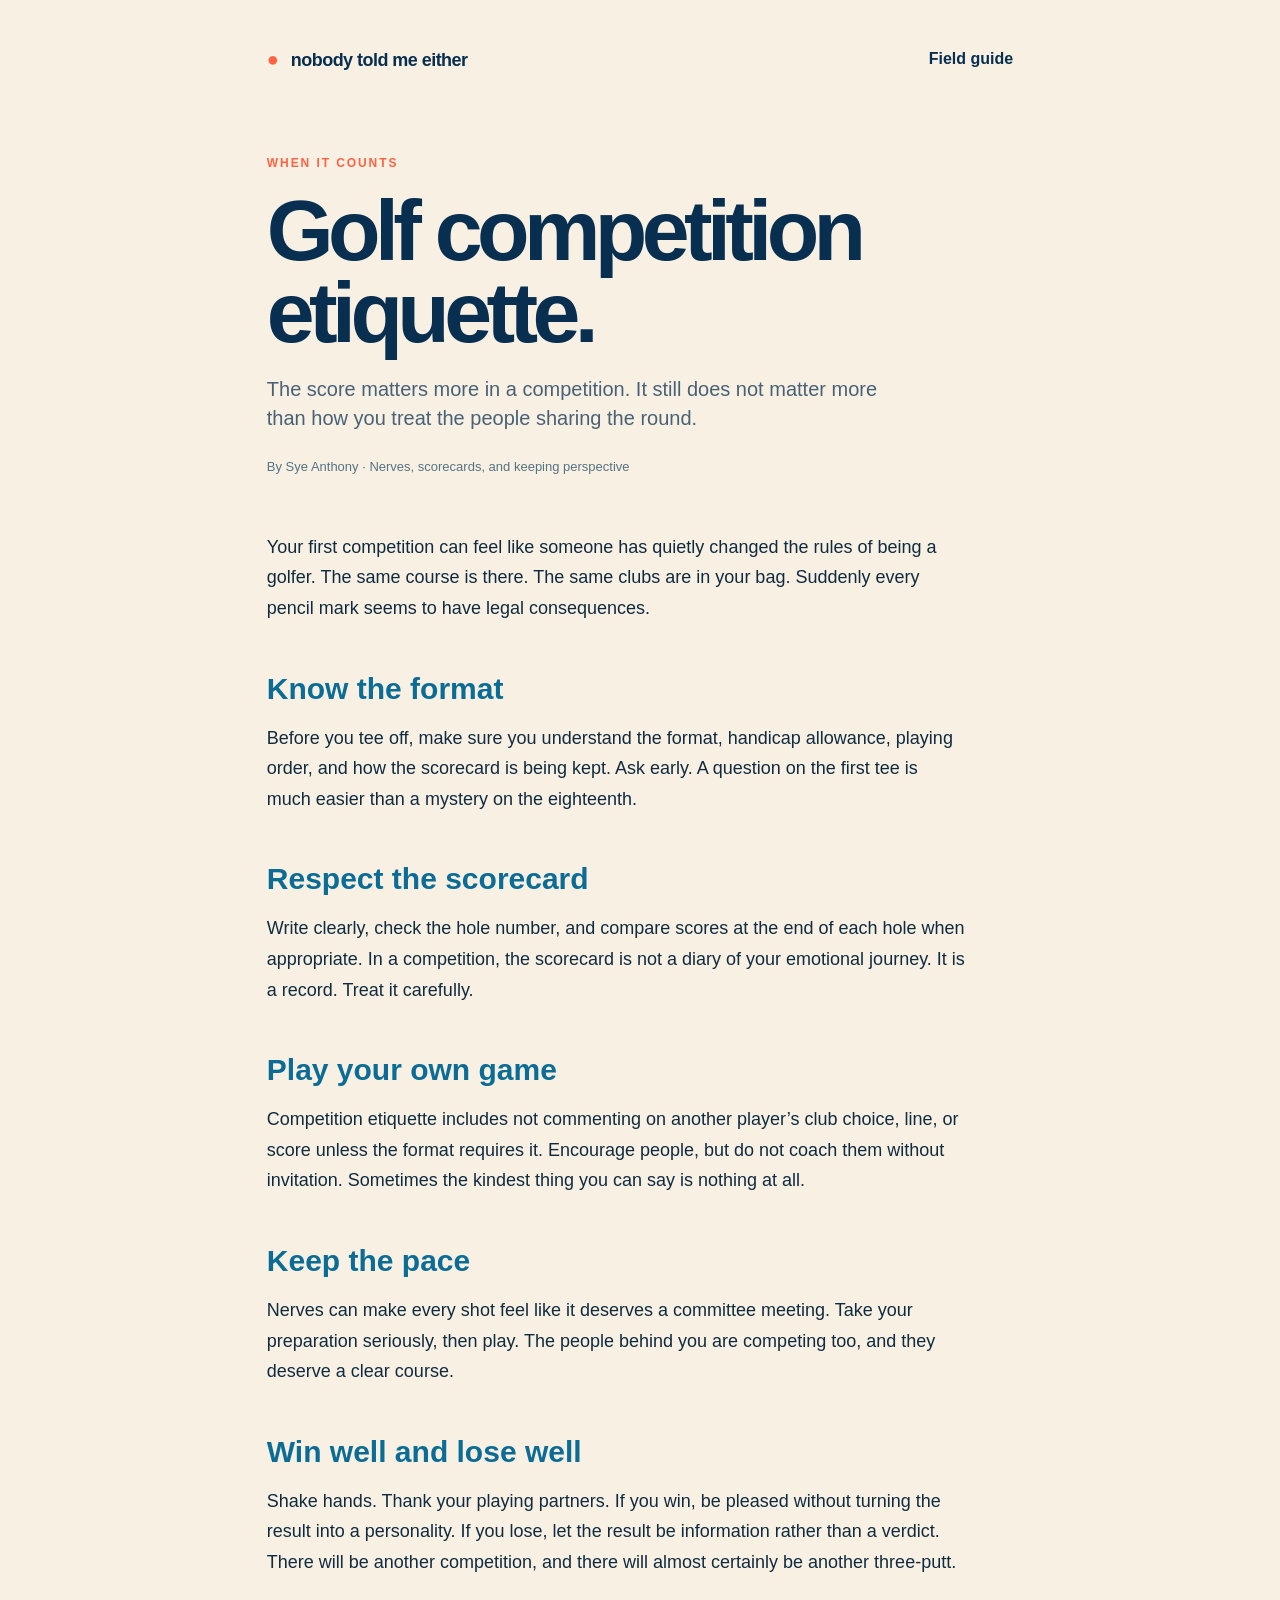
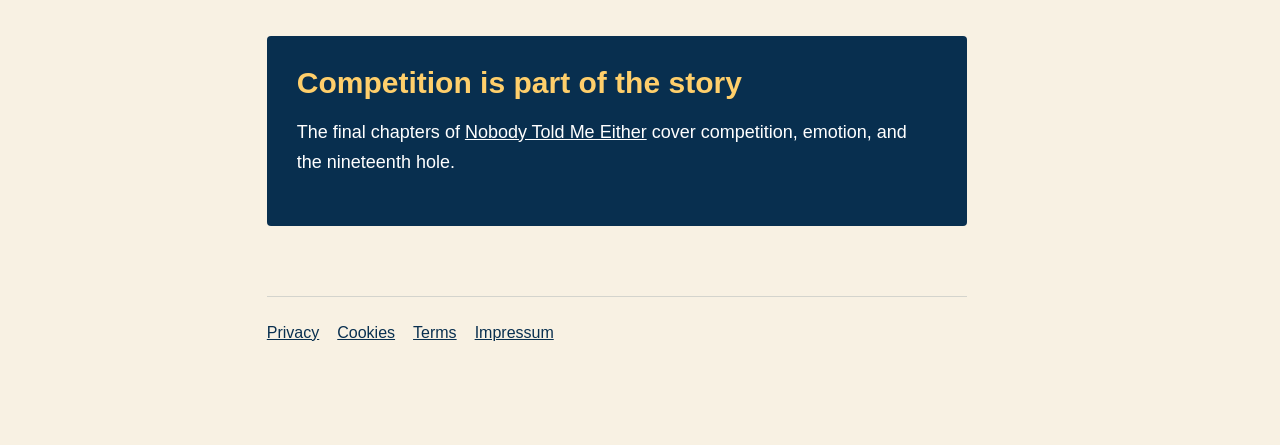
<file: guides/competition-etiquette.html>
<!doctype html><html lang="en"><head><meta charset="UTF-8"><meta name="viewport" content="width=device-width,initial-scale=1"><meta name="description" content="Golf competition etiquette explained, including scorecards, pace, nerves, and playing fairly."><link rel="canonical" href="https://nobodytoldmeeither.com/guides/competition-etiquette.html"><title>Golf Competition Etiquette: What Changes When It Counts</title><link rel="stylesheet" href="../styles.css"><link rel="stylesheet" href="../article.css"></head><body class="legal"><main class="article-shell"><div class="article-top"><a class="brand" href="../index.html"><span class="brand-mark">●</span> nobody told me either</a><a href="index.html">Field guide</a></div><p class="article-kicker">When it counts</p><h1>Golf competition etiquette.</h1><p class="article-dek">The score matters more in a competition. It still does not matter more than how you treat the people sharing the round.</p><p class="article-meta">By Sye Anthony · Nerves, scorecards, and keeping perspective</p><div class="article-body"><p>Your first competition can feel like someone has quietly changed the rules of being a golfer. The same course is there. The same clubs are in your bag. Suddenly every pencil mark seems to have legal consequences.</p><h2>Know the format</h2><p>Before you tee off, make sure you understand the format, handicap allowance, playing order, and how the scorecard is being kept. Ask early. A question on the first tee is much easier than a mystery on the eighteenth.</p><h2>Respect the scorecard</h2><p>Write clearly, check the hole number, and compare scores at the end of each hole when appropriate. In a competition, the scorecard is not a diary of your emotional journey. It is a record. Treat it carefully.</p><h2>Play your own game</h2><p>Competition etiquette includes not commenting on another player’s club choice, line, or score unless the format requires it. Encourage people, but do not coach them without invitation. Sometimes the kindest thing you can say is nothing at all.</p><h2>Keep the pace</h2><p>Nerves can make every shot feel like it deserves a committee meeting. Take your preparation seriously, then play. The people behind you are competing too, and they deserve a clear course.</p><h2>Win well and lose well</h2><p>Shake hands. Thank your playing partners. If you win, be pleased without turning the result into a personality. If you lose, let the result be information rather than a verdict. There will be another competition, and there will almost certainly be another three-putt.</p><div class="article-cta"><h2>Competition is part of the story</h2><p>The final chapters of <a href="../index.html#book">Nobody Told Me Either</a> cover competition, emotion, and the nineteenth hole.</p></div><div class="article-footer"><a href="../privacy.html">Privacy</a><a href="../cookies.html">Cookies</a><a href="../terms.html">Terms</a><a href="../impressum.html">Impressum</a></div></div></main><script src="../consent.js"></script></body></html>
</file>
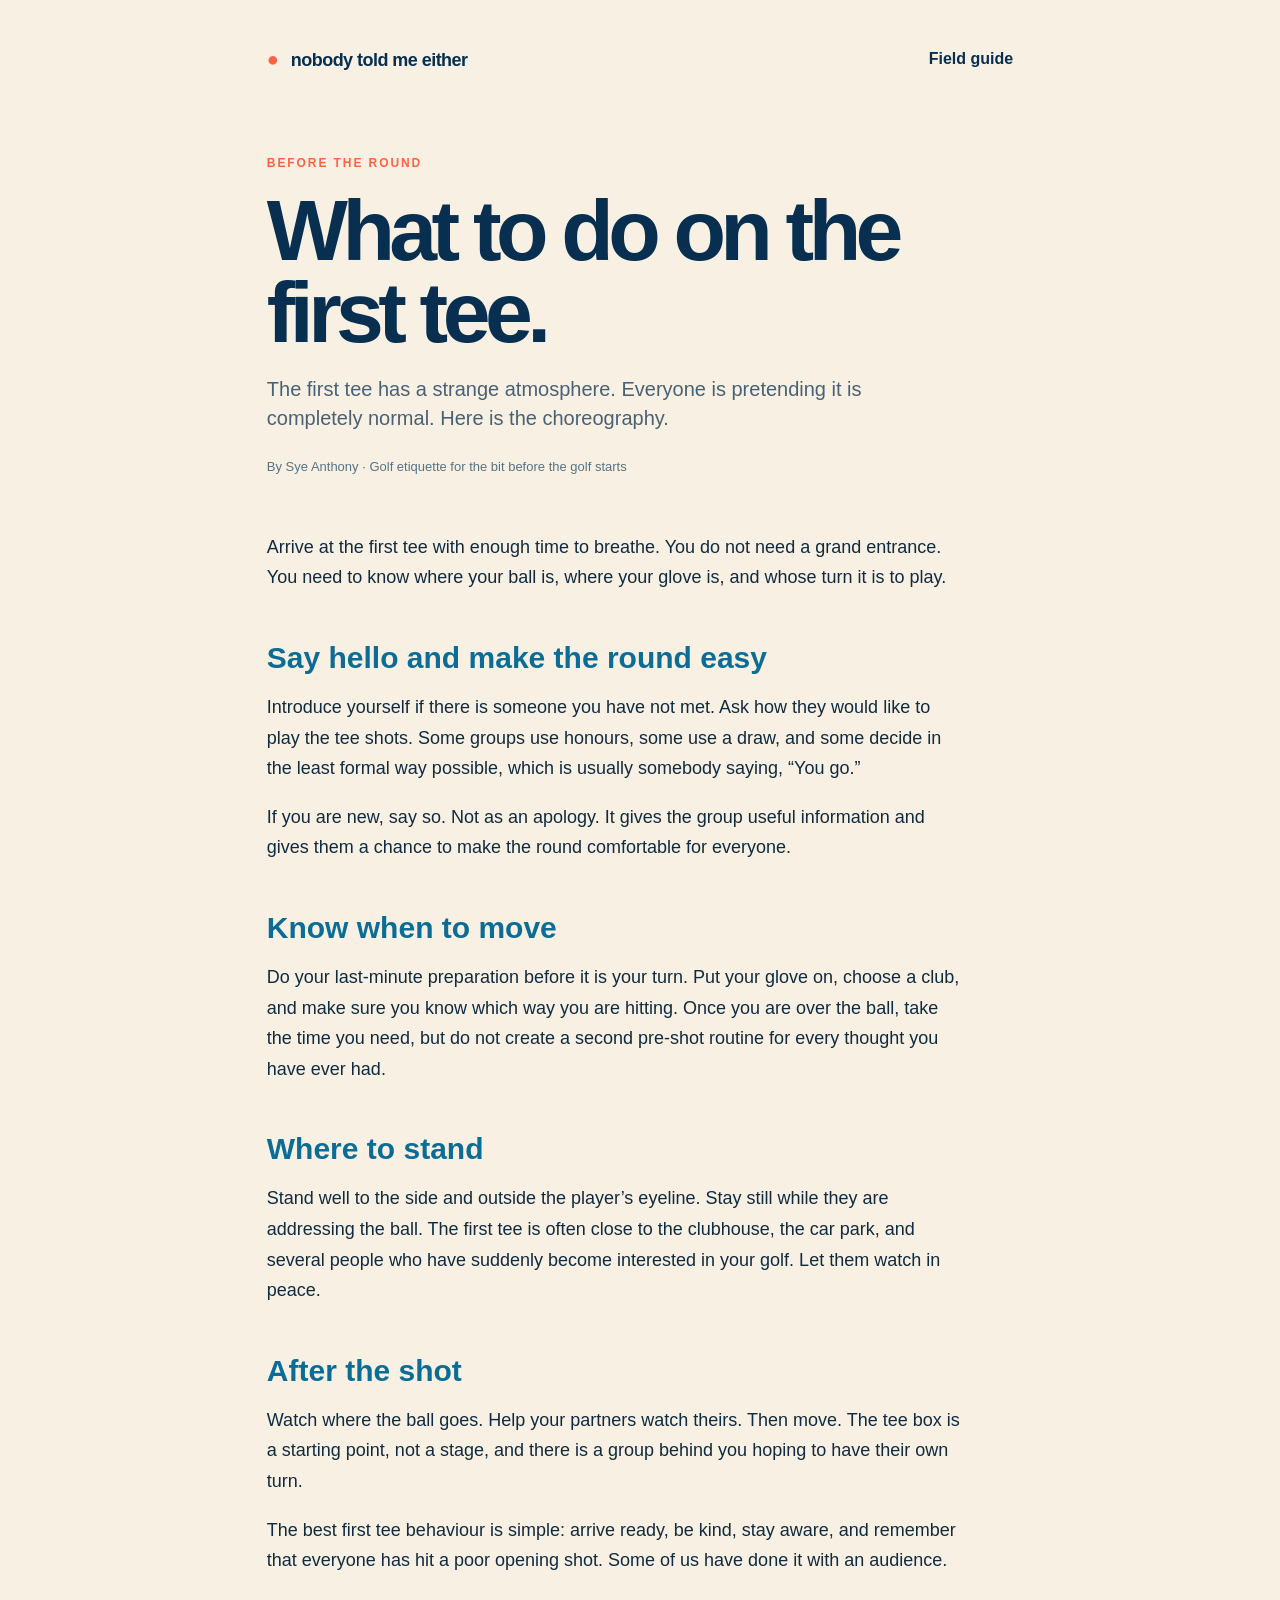
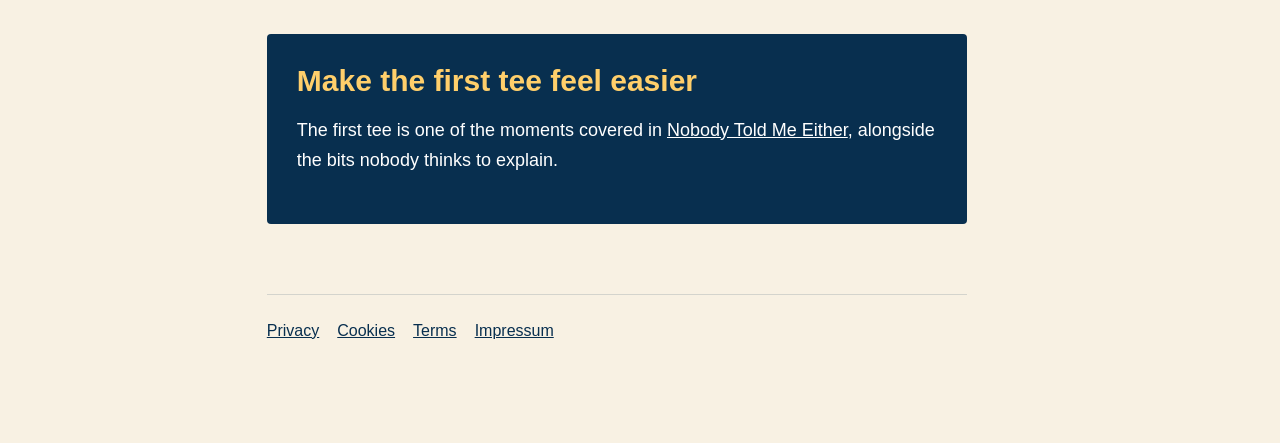
<file: guides/first-tee.html>
<!doctype html><html lang="en"><head><meta charset="UTF-8"><meta name="viewport" content="width=device-width,initial-scale=1"><meta name="description" content="What to do on the first tee, from arriving at the tee box to taking your first shot."><link rel="canonical" href="https://nobodytoldmeeither.com/guides/first-tee.html"><title>What to Do on the First Tee | Golf Etiquette</title><link rel="stylesheet" href="../styles.css"><link rel="stylesheet" href="../article.css"></head><body class="legal"><main class="article-shell"><div class="article-top"><a class="brand" href="../index.html"><span class="brand-mark">●</span> nobody told me either</a><a href="index.html">Field guide</a></div><p class="article-kicker">Before the round</p><h1>What to do on the first tee.</h1><p class="article-dek">The first tee has a strange atmosphere. Everyone is pretending it is completely normal. Here is the choreography.</p><p class="article-meta">By Sye Anthony · Golf etiquette for the bit before the golf starts</p><div class="article-body"><p>Arrive at the first tee with enough time to breathe. You do not need a grand entrance. You need to know where your ball is, where your glove is, and whose turn it is to play.</p><h2>Say hello and make the round easy</h2><p>Introduce yourself if there is someone you have not met. Ask how they would like to play the tee shots. Some groups use honours, some use a draw, and some decide in the least formal way possible, which is usually somebody saying, “You go.”</p><p>If you are new, say so. Not as an apology. It gives the group useful information and gives them a chance to make the round comfortable for everyone.</p><h2>Know when to move</h2><p>Do your last-minute preparation before it is your turn. Put your glove on, choose a club, and make sure you know which way you are hitting. Once you are over the ball, take the time you need, but do not create a second pre-shot routine for every thought you have ever had.</p><h2>Where to stand</h2><p>Stand well to the side and outside the player’s eyeline. Stay still while they are addressing the ball. The first tee is often close to the clubhouse, the car park, and several people who have suddenly become interested in your golf. Let them watch in peace.</p><h2>After the shot</h2><p>Watch where the ball goes. Help your partners watch theirs. Then move. The tee box is a starting point, not a stage, and there is a group behind you hoping to have their own turn.</p><p>The best first tee behaviour is simple: arrive ready, be kind, stay aware, and remember that everyone has hit a poor opening shot. Some of us have done it with an audience.</p><div class="article-cta"><h2>Make the first tee feel easier</h2><p>The first tee is one of the moments covered in <a href="../index.html#book">Nobody Told Me Either</a>, alongside the bits nobody thinks to explain.</p></div><div class="article-footer"><a href="../privacy.html">Privacy</a><a href="../cookies.html">Cookies</a><a href="../terms.html">Terms</a><a href="../impressum.html">Impressum</a></div></div></main><script src="../consent.js"></script></body></html>
</file>
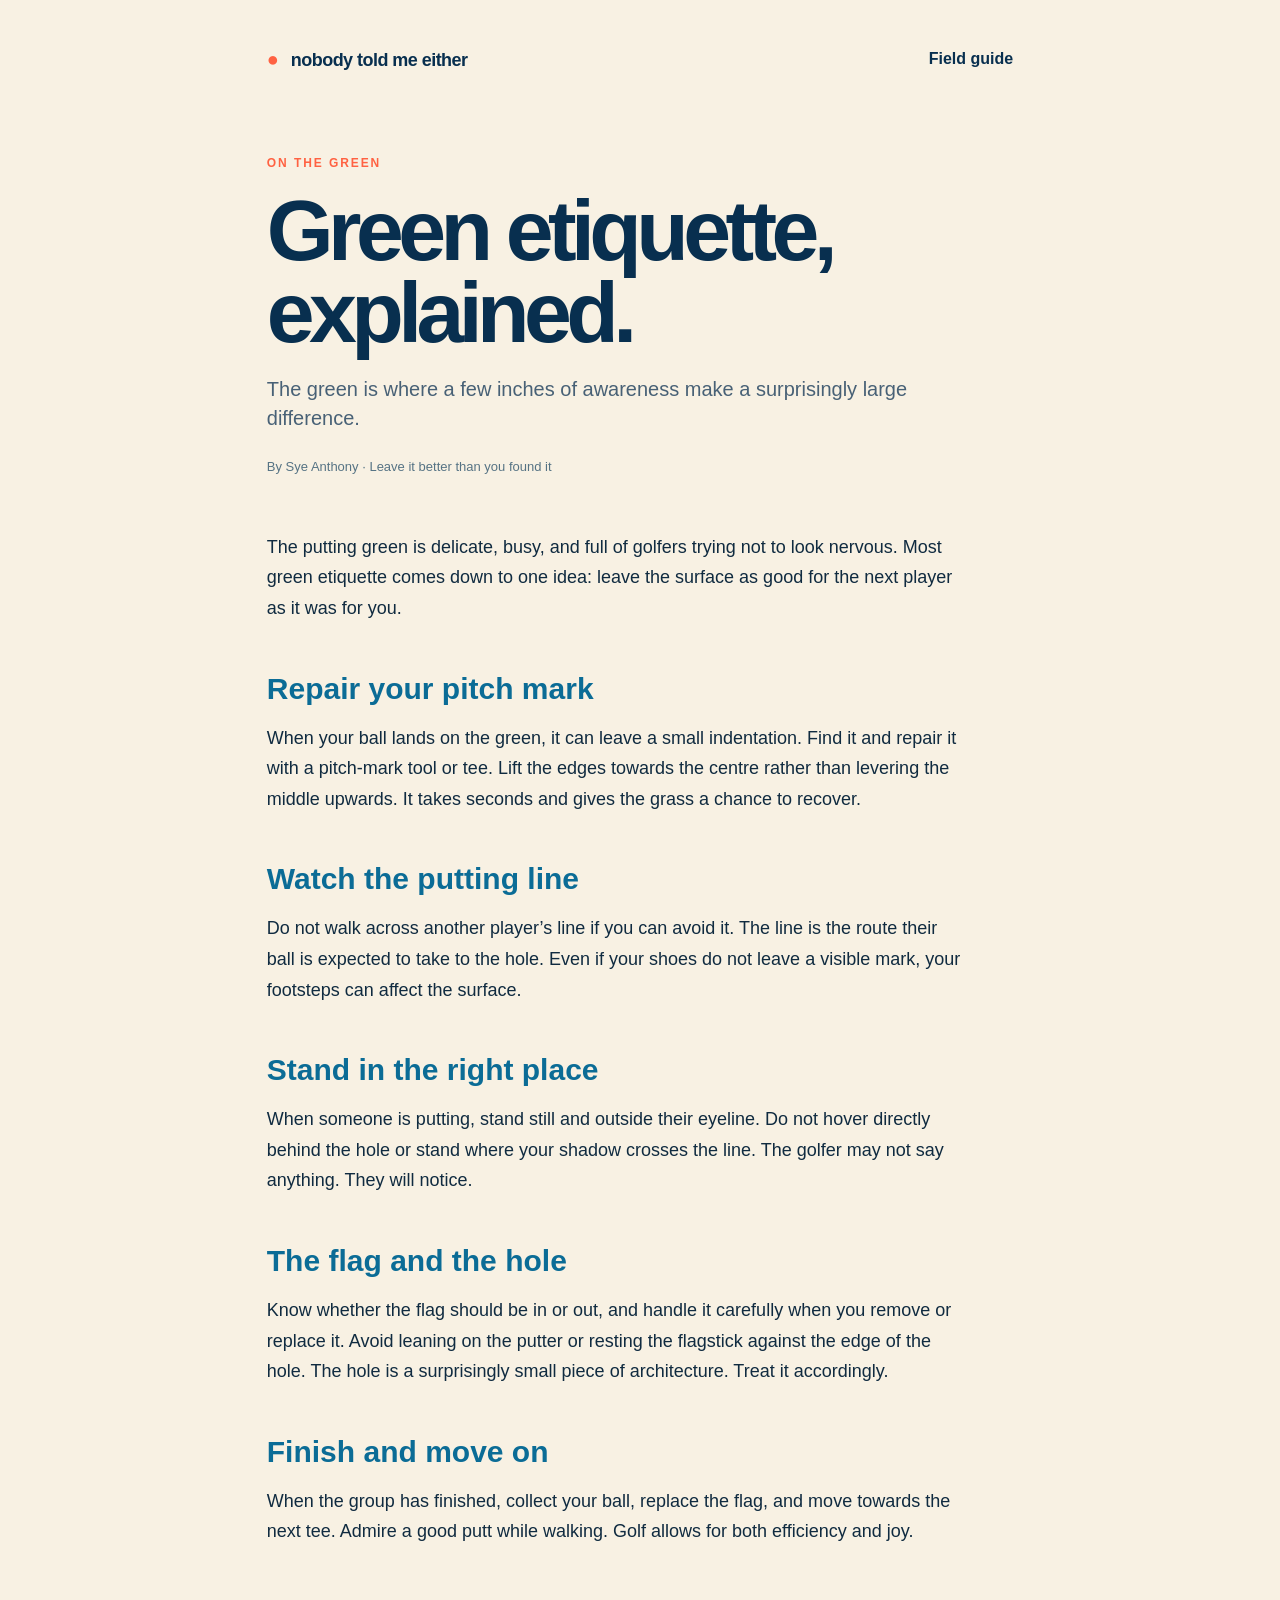
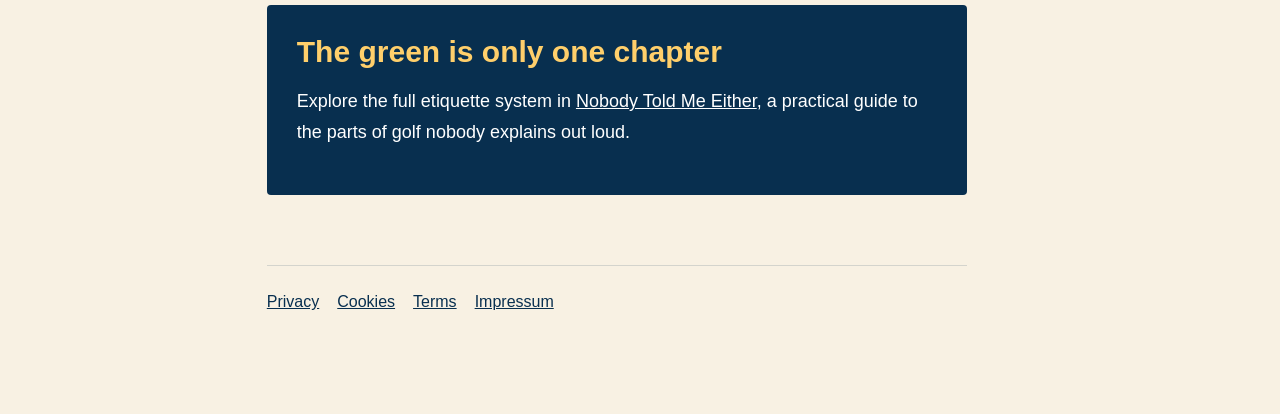
<file: guides/green-etiquette.html>
<!doctype html><html lang="en"><head><meta charset="UTF-8"><meta name="viewport" content="width=device-width,initial-scale=1"><meta name="description" content="Golf green etiquette explained, including pitch marks, putting lines, flags, and where to stand."><link rel="canonical" href="https://nobodytoldmeeither.com/guides/green-etiquette.html"><title>Golf Green Etiquette: Pitch Marks, Lines and Flags</title><link rel="stylesheet" href="../styles.css"><link rel="stylesheet" href="../article.css"></head><body class="legal"><main class="article-shell"><div class="article-top"><a class="brand" href="../index.html"><span class="brand-mark">●</span> nobody told me either</a><a href="index.html">Field guide</a></div><p class="article-kicker">On the green</p><h1>Green etiquette, explained.</h1><p class="article-dek">The green is where a few inches of awareness make a surprisingly large difference.</p><p class="article-meta">By Sye Anthony · Leave it better than you found it</p><div class="article-body"><p>The putting green is delicate, busy, and full of golfers trying not to look nervous. Most green etiquette comes down to one idea: leave the surface as good for the next player as it was for you.</p><h2>Repair your pitch mark</h2><p>When your ball lands on the green, it can leave a small indentation. Find it and repair it with a pitch-mark tool or tee. Lift the edges towards the centre rather than levering the middle upwards. It takes seconds and gives the grass a chance to recover.</p><h2>Watch the putting line</h2><p>Do not walk across another player’s line if you can avoid it. The line is the route their ball is expected to take to the hole. Even if your shoes do not leave a visible mark, your footsteps can affect the surface.</p><h2>Stand in the right place</h2><p>When someone is putting, stand still and outside their eyeline. Do not hover directly behind the hole or stand where your shadow crosses the line. The golfer may not say anything. They will notice.</p><h2>The flag and the hole</h2><p>Know whether the flag should be in or out, and handle it carefully when you remove or replace it. Avoid leaning on the putter or resting the flagstick against the edge of the hole. The hole is a surprisingly small piece of architecture. Treat it accordingly.</p><h2>Finish and move on</h2><p>When the group has finished, collect your ball, replace the flag, and move towards the next tee. Admire a good putt while walking. Golf allows for both efficiency and joy.</p><div class="article-cta"><h2>The green is only one chapter</h2><p>Explore the full etiquette system in <a href="../index.html#book">Nobody Told Me Either</a>, a practical guide to the parts of golf nobody explains out loud.</p></div><div class="article-footer"><a href="../privacy.html">Privacy</a><a href="../cookies.html">Cookies</a><a href="../terms.html">Terms</a><a href="../impressum.html">Impressum</a></div></div></main><script src="../consent.js"></script></body></html>
</file>
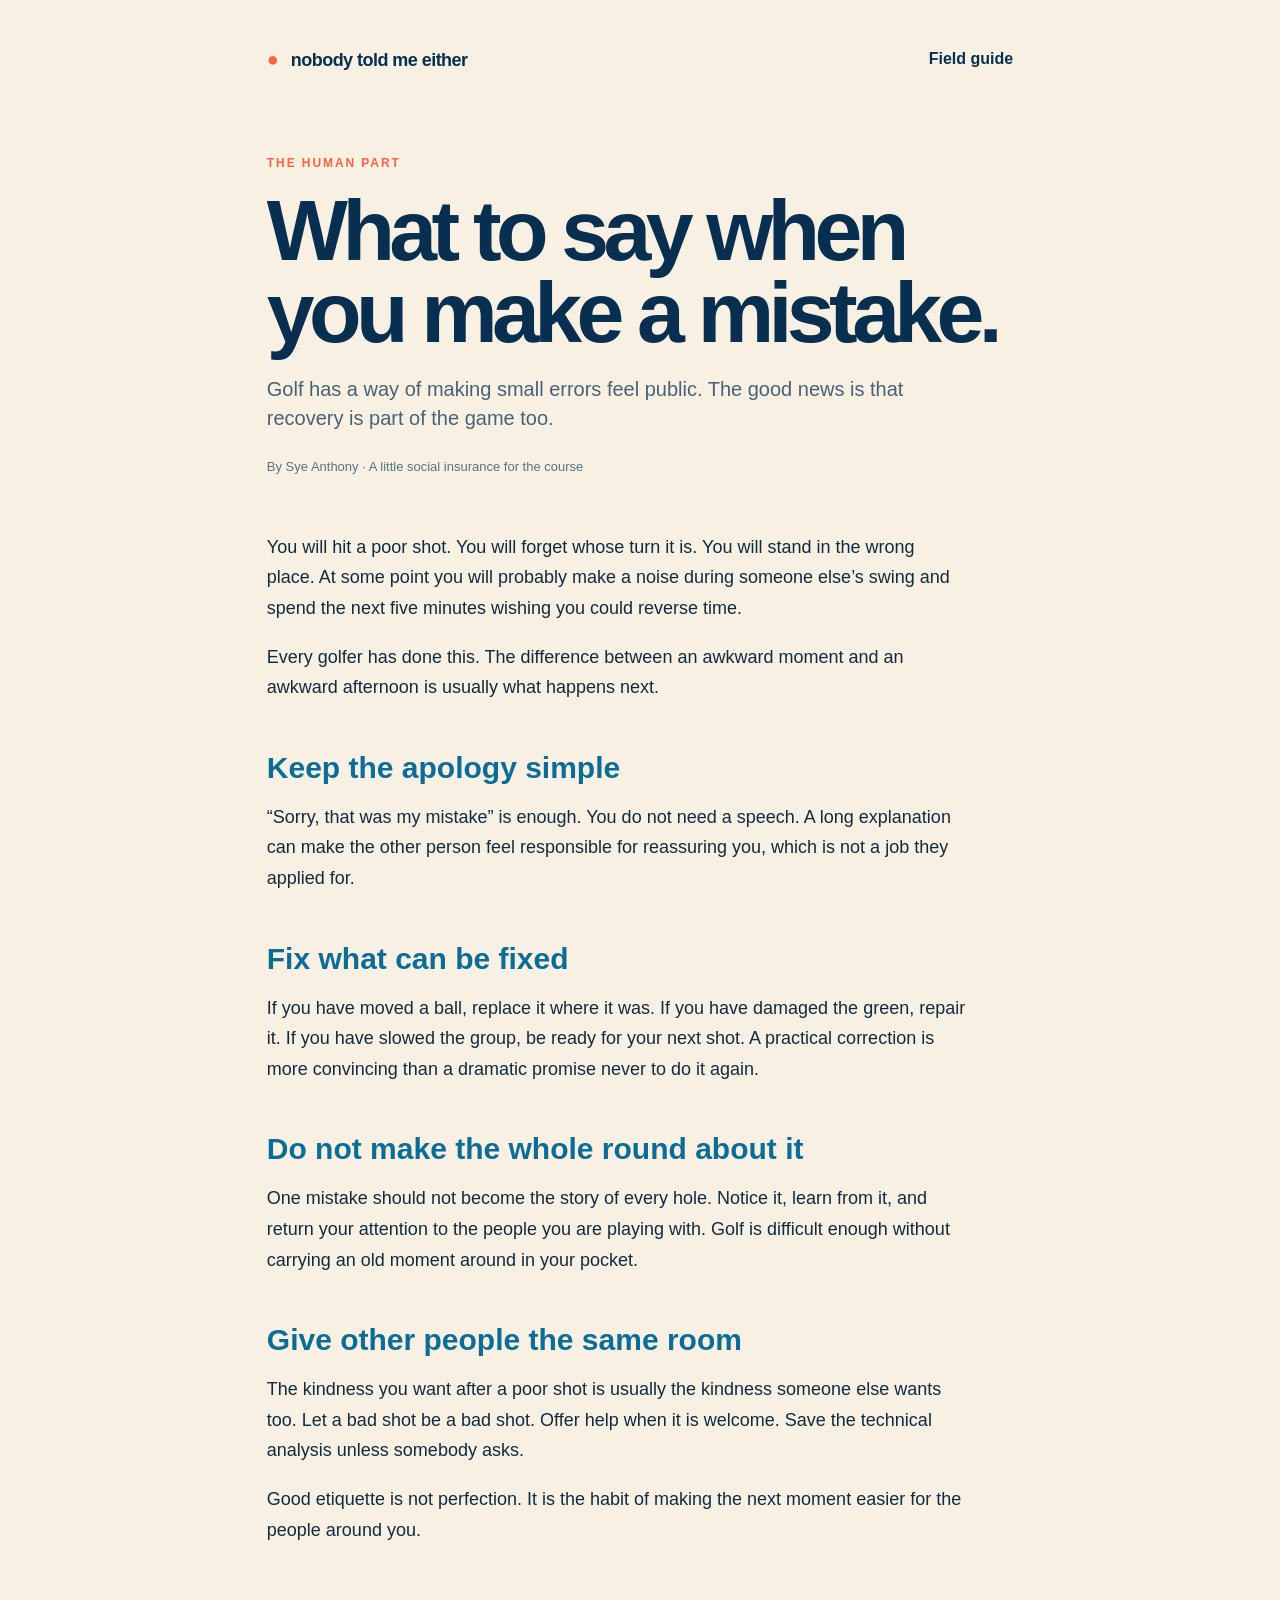
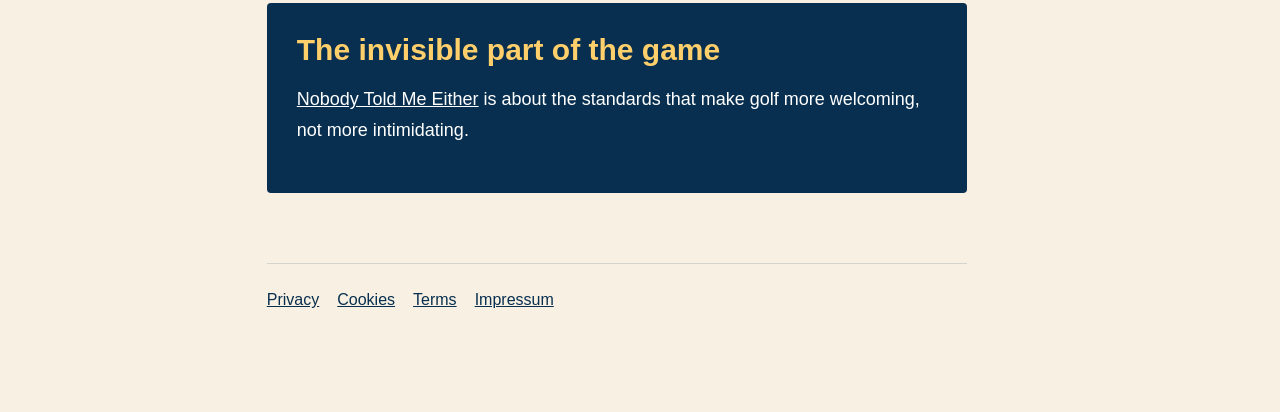
<file: guides/mistakes.html>
<!doctype html><html lang="en"><head><meta charset="UTF-8"><meta name="viewport" content="width=device-width,initial-scale=1"><meta name="description" content="What to say and do after a golf mistake, from a bad shot to a missed piece of etiquette."><link rel="canonical" href="https://nobodytoldmeeither.com/guides/mistakes.html"><title>What to Say When You Make a Golf Mistake</title><link rel="stylesheet" href="../styles.css"><link rel="stylesheet" href="../article.css"></head><body class="legal"><main class="article-shell"><div class="article-top"><a class="brand" href="../index.html"><span class="brand-mark">●</span> nobody told me either</a><a href="index.html">Field guide</a></div><p class="article-kicker">The human part</p><h1>What to say when you make a mistake.</h1><p class="article-dek">Golf has a way of making small errors feel public. The good news is that recovery is part of the game too.</p><p class="article-meta">By Sye Anthony · A little social insurance for the course</p><div class="article-body"><p>You will hit a poor shot. You will forget whose turn it is. You will stand in the wrong place. At some point you will probably make a noise during someone else’s swing and spend the next five minutes wishing you could reverse time.</p><p>Every golfer has done this. The difference between an awkward moment and an awkward afternoon is usually what happens next.</p><h2>Keep the apology simple</h2><p>“Sorry, that was my mistake” is enough. You do not need a speech. A long explanation can make the other person feel responsible for reassuring you, which is not a job they applied for.</p><h2>Fix what can be fixed</h2><p>If you have moved a ball, replace it where it was. If you have damaged the green, repair it. If you have slowed the group, be ready for your next shot. A practical correction is more convincing than a dramatic promise never to do it again.</p><h2>Do not make the whole round about it</h2><p>One mistake should not become the story of every hole. Notice it, learn from it, and return your attention to the people you are playing with. Golf is difficult enough without carrying an old moment around in your pocket.</p><h2>Give other people the same room</h2><p>The kindness you want after a poor shot is usually the kindness someone else wants too. Let a bad shot be a bad shot. Offer help when it is welcome. Save the technical analysis unless somebody asks.</p><p>Good etiquette is not perfection. It is the habit of making the next moment easier for the people around you.</p><div class="article-cta"><h2>The invisible part of the game</h2><p><a href="../index.html#book">Nobody Told Me Either</a> is about the standards that make golf more welcoming, not more intimidating.</p></div><div class="article-footer"><a href="../privacy.html">Privacy</a><a href="../cookies.html">Cookies</a><a href="../terms.html">Terms</a><a href="../impressum.html">Impressum</a></div></div></main><script src="../consent.js"></script></body></html>
</file>
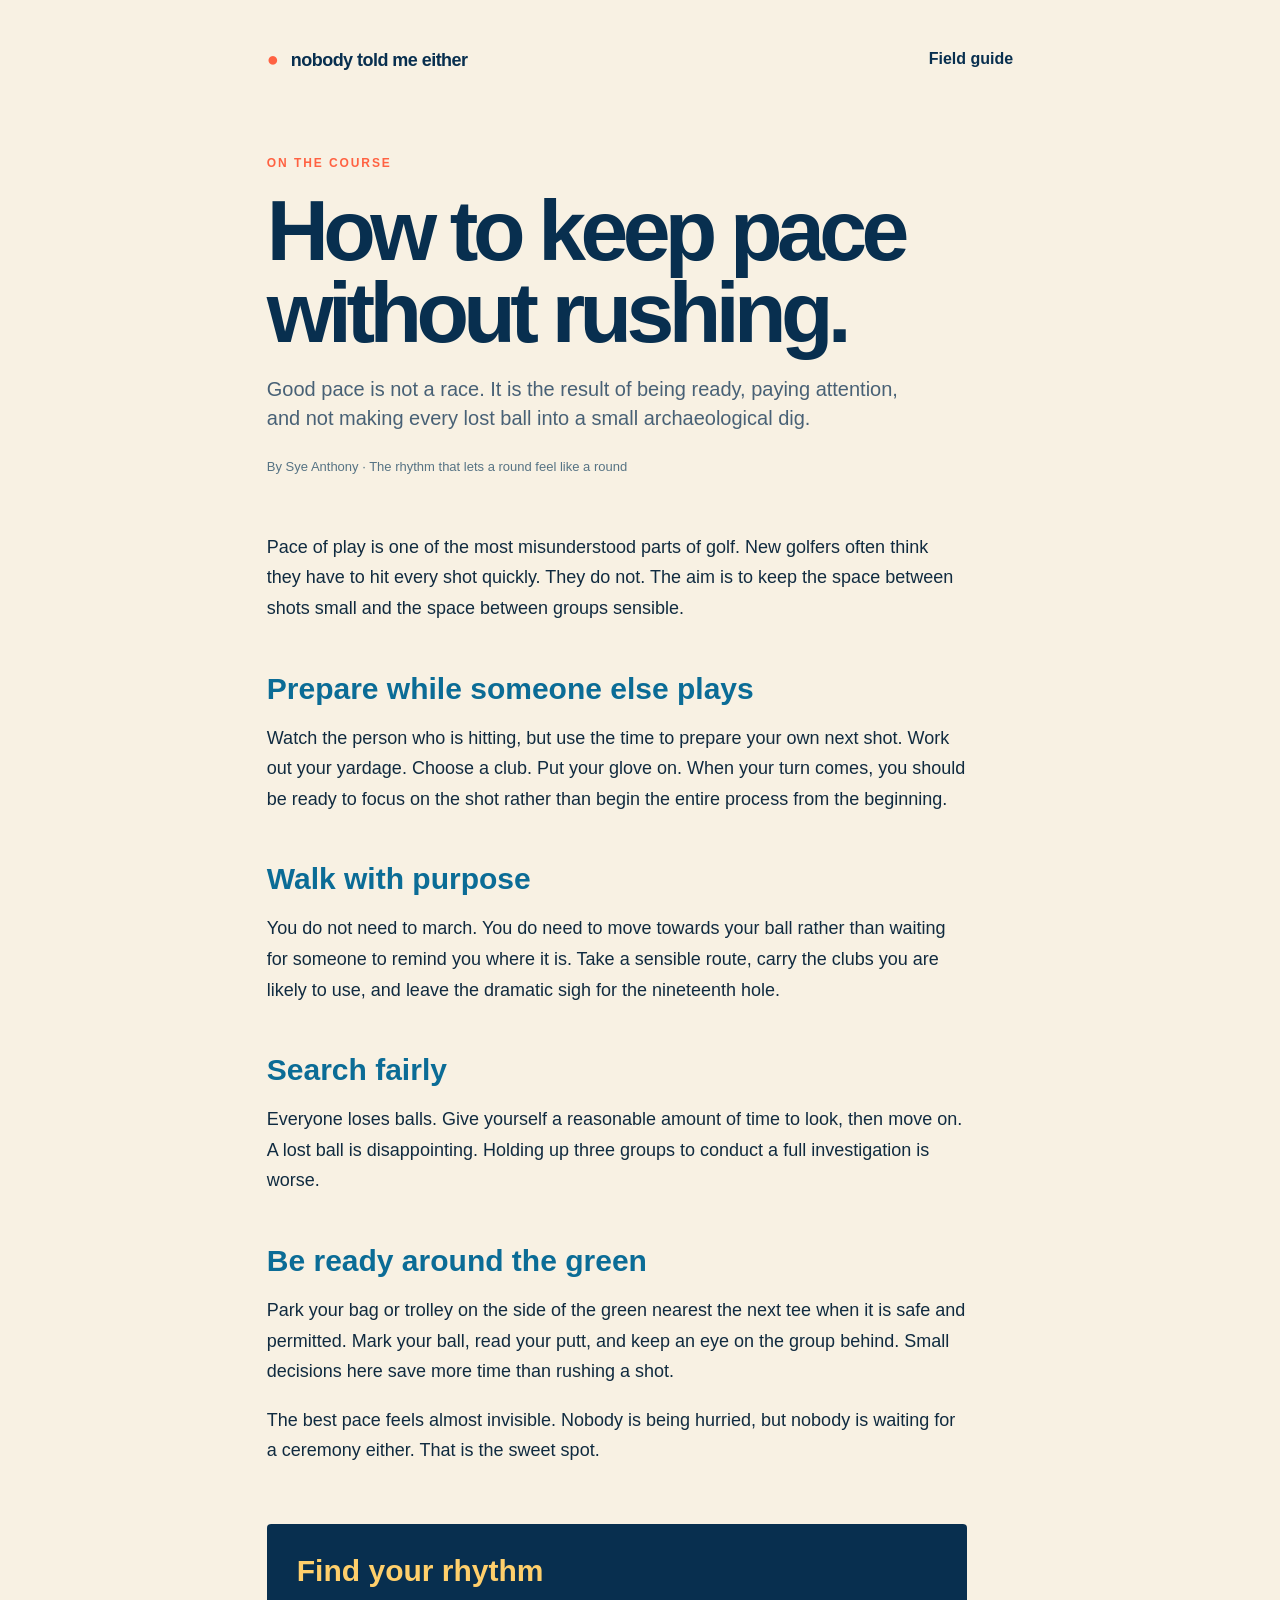
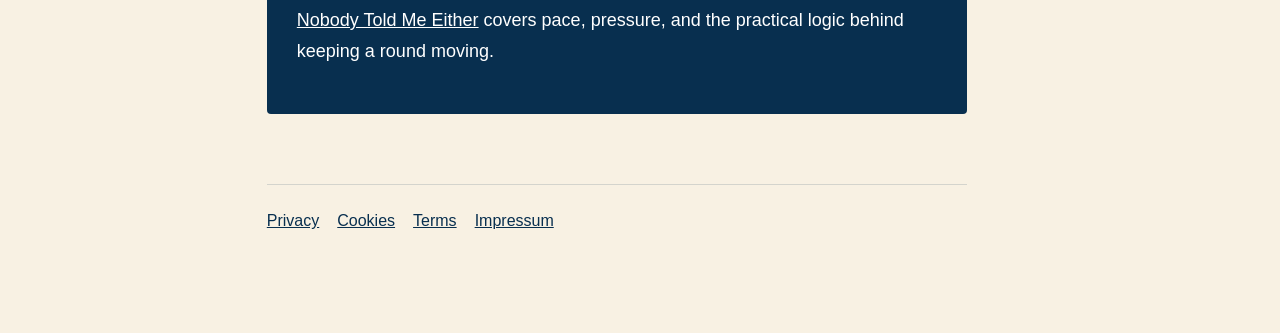
<file: guides/pace-of-play.html>
<!doctype html><html lang="en"><head><meta charset="UTF-8"><meta name="viewport" content="width=device-width,initial-scale=1"><meta name="description" content="How to keep pace on the golf course without rushing yourself or your playing partners."><link rel="canonical" href="https://nobodytoldmeeither.com/guides/pace-of-play.html"><title>How to Keep Pace in Golf Without Rushing</title><link rel="stylesheet" href="../styles.css"><link rel="stylesheet" href="../article.css"></head><body class="legal"><main class="article-shell"><div class="article-top"><a class="brand" href="../index.html"><span class="brand-mark">●</span> nobody told me either</a><a href="index.html">Field guide</a></div><p class="article-kicker">On the course</p><h1>How to keep pace without rushing.</h1><p class="article-dek">Good pace is not a race. It is the result of being ready, paying attention, and not making every lost ball into a small archaeological dig.</p><p class="article-meta">By Sye Anthony · The rhythm that lets a round feel like a round</p><div class="article-body"><p>Pace of play is one of the most misunderstood parts of golf. New golfers often think they have to hit every shot quickly. They do not. The aim is to keep the space between shots small and the space between groups sensible.</p><h2>Prepare while someone else plays</h2><p>Watch the person who is hitting, but use the time to prepare your own next shot. Work out your yardage. Choose a club. Put your glove on. When your turn comes, you should be ready to focus on the shot rather than begin the entire process from the beginning.</p><h2>Walk with purpose</h2><p>You do not need to march. You do need to move towards your ball rather than waiting for someone to remind you where it is. Take a sensible route, carry the clubs you are likely to use, and leave the dramatic sigh for the nineteenth hole.</p><h2>Search fairly</h2><p>Everyone loses balls. Give yourself a reasonable amount of time to look, then move on. A lost ball is disappointing. Holding up three groups to conduct a full investigation is worse.</p><h2>Be ready around the green</h2><p>Park your bag or trolley on the side of the green nearest the next tee when it is safe and permitted. Mark your ball, read your putt, and keep an eye on the group behind. Small decisions here save more time than rushing a shot.</p><p>The best pace feels almost invisible. Nobody is being hurried, but nobody is waiting for a ceremony either. That is the sweet spot.</p><div class="article-cta"><h2>Find your rhythm</h2><p><a href="../index.html#book">Nobody Told Me Either</a> covers pace, pressure, and the practical logic behind keeping a round moving.</p></div><div class="article-footer"><a href="../privacy.html">Privacy</a><a href="../cookies.html">Cookies</a><a href="../terms.html">Terms</a><a href="../impressum.html">Impressum</a></div></div></main><script src="../consent.js"></script></body></html>
</file>
<file: styles.css>
:root{--navy:#082f4f;--ink:#102b40;--sky:#0a9dca;--blue:#0b6c96;--orange:#ff6242;--cream:#f8f1e3;--green:#6eaf53;--yellow:#f6c74d;--line:rgba(8,47,79,.15)}*{box-sizing:border-box}html{scroll-behavior:smooth}body{margin:0;color:var(--ink);font-family:'DM Sans',sans-serif;background:var(--cream);font-size:16px;line-height:1.5}.nav-wrap{position:absolute;top:0;left:0;right:0;z-index:5}.nav{max-width:1240px;margin:auto;padding:26px 5vw;display:flex;align-items:center;justify-content:space-between}.brand{font-family:'Space Grotesk',sans-serif;color:white;text-decoration:none;font-weight:700;letter-spacing:-.03em;font-size:18px}.brand-mark{display:inline-block;color:var(--orange);font-size:20px;margin-right:8px}.nav-links{display:flex;gap:29px;align-items:center}.nav-links a{color:white;text-decoration:none;font-size:14px}.nav-links a:not(.nav-cta){opacity:.82}.nav-cta{background:var(--orange);padding:11px 18px;border-radius:999px;font-weight:700}.menu{display:none;background:none;border:1px solid rgba(255,255,255,.4);color:white;border-radius:99px;padding:8px 13px}.hero{min-height:720px;background:var(--sky);color:white;display:grid;grid-template-columns:1fr 1fr;align-items:center;padding:120px 6vw 70px;overflow:hidden;position:relative}.hero:after{content:'';position:absolute;inset:auto 0 0;height:42px;background:var(--cream);clip-path:polygon(0 100%,100% 15%,100% 100%)}.hero-copy{max-width:630px;position:relative;z-index:2}.eyebrow,.section-label{font-size:12px;font-weight:700;letter-spacing:.16em;text-transform:uppercase;margin:0 0 18px}.eyebrow-dot{display:inline-block;width:8px;height:8px;background:var(--orange);border-radius:50%;margin-right:8px}.hero h1{font:600 clamp(46px,6.1vw,82px)/.96 'Space Grotesk',sans-serif;letter-spacing:-.06em;margin:0 0 26px;max-width:700px}.hero h1 em,.closing em{font-style:normal;color:#ffd276}.lede{font-size:20px;line-height:1.45;max-width:540px;color:rgba(255,255,255,.88)}.hero-actions{display:flex;gap:24px;align-items:center;margin-top:33px}.button{display:inline-block;border-radius:999px;text-decoration:none;font-weight:700;padding:14px 22px;transition:transform .2s,box-shadow .2s}.button:hover{transform:translateY(-2px);box-shadow:0 8px 18px #0002}.button-primary{background:white;color:var(--navy)}.text-link{color:inherit;text-decoration:none;font-weight:700;border-bottom:1px solid currentColor;padding-bottom:4px}.text-link span{margin-left:7px}.hero-note{display:flex;gap:13px;align-items:center;color:rgba(255,255,255,.68);font-size:12px;margin-top:54px;text-transform:uppercase;letter-spacing:.08em}.rule{height:1px;width:32px;background:rgba(255,255,255,.4)}.hero-art{height:620px;display:flex;align-items:flex-end;justify-content:center;position:relative}.hero-art img{height:680px;max-width:100%;object-fit:contain;mix-blend-mode:multiply;position:relative;z-index:1;filter:saturate(1.06)}.art-glow{position:absolute;width:470px;height:470px;background:#f7cb6a55;border-radius:50%;right:4%;top:6%}.intro-band{background:var(--navy);color:white;padding:52px 7vw;display:grid;grid-template-columns:150px 1fr 140px;gap:32px;align-items:center}.section-label{color:#ffcf6b;margin:0}.intro-band p{font:500 clamp(24px,3vw,40px)/1.1 'Space Grotesk',sans-serif;letter-spacing:-.04em;max-width:840px;margin:0}.sun-stamp{justify-self:end;border:1px solid #ffcf6b;border-radius:50%;width:100px;height:100px;display:grid;place-items:center;text-align:center;color:#ffcf6b;font-size:11px;line-height:1.15;font-weight:700;letter-spacing:.1em;transform:rotate(10deg)}.section-pad{padding:110px 7vw}.section-heading{display:flex;justify-content:space-between;align-items:end;margin-bottom:44px}.section-heading h2,.book-copy h2,.closing h2{font:600 clamp(42px,5vw,70px)/.98 'Space Grotesk',sans-serif;letter-spacing:-.06em;margin:0}.heading-side{max-width:240px;margin:0;color:#486176}.tip-grid{display:grid;grid-template-columns:repeat(3,1fr);gap:18px}.tip-card{min-height:320px;padding:28px;border-radius:3px;display:flex;flex-direction:column}.tip-blue{background:#c7ecf2}.tip-orange{background:#ffaf6a}.tip-green{background:#b7d782}.tip-number{font:700 14px 'Space Grotesk';opacity:.6}.tip-card h3{font:600 33px/1 'Space Grotesk';letter-spacing:-.05em;margin:48px 0 14px}.tip-card p{max-width:300px;margin:0;font-size:16px}.tip-card a{margin-top:auto;color:inherit;font-weight:700;text-decoration:none;font-size:14px}.tip-card a span{margin-left:6px}.book-section{display:grid;grid-template-columns:minmax(280px,460px) 1fr;gap:10vw;background:#e8f1e8;align-items:center}.book-cover{background:#0c789b;padding:28px 28px 0;align-self:stretch;display:flex;align-items:flex-end;justify-content:center;overflow:hidden}.book-cover img{width:100%;max-width:390px;display:block;mix-blend-mode:multiply;transform:translateY(20px)}.book-copy h2 span{color:var(--blue)}.book-copy>p:not(.eyebrow):not(.small-note){font-size:19px;max-width:500px;margin:28px 0}.chapter-list{display:grid;grid-template-columns:1fr 1fr;gap:0;margin:32px 0;border-top:1px solid var(--line)}.chapter-list div{padding:12px 0;border-bottom:1px solid var(--line);display:flex;gap:16px}.chapter-list span{font-size:12px;color:#567384;width:32px}.chapter-list b{font-size:14px}.button-orange{background:var(--orange);color:white}.small-note{display:inline-block;font-size:12px;color:#567384;margin-left:16px}.author{display:grid;grid-template-columns:1.25fr .75fr;gap:12vw;background:#fffaf0}.author-quote{max-width:720px}.quote-mark{display:block;font:700 100px/.5 'Space Grotesk';color:var(--orange)}blockquote{font:500 clamp(32px,4vw,56px)/1.05 'Space Grotesk';letter-spacing:-.05em;margin:12px 0 24px}cite{font-style:normal;font-weight:700}.author-bio{padding-top:48px;max-width:320px}.author-bio p:not(.eyebrow){font-size:18px}.closing{padding:90px 7vw;background:var(--navy);color:white;display:flex;align-items:end;justify-content:space-between;gap:24px}.closing h2{font-size:clamp(46px,6vw,82px)}.button-light{background:#ffcf6b;color:var(--navy)}footer{background:var(--navy);border-top:1px solid #ffffff22;color:#b7c9d0;padding:24px 7vw;display:flex;justify-content:space-between;font-size:13px}footer a{color:white;text-decoration:none}@media(max-width:800px){.nav{padding:20px 6vw}.nav-links{display:none;position:absolute;top:70px;left:6vw;right:6vw;background:var(--navy);padding:18px;flex-direction:column;align-items:stretch;border-radius:12px}.nav-links.open{display:flex}.nav-links a{padding:9px}.menu{display:block}.hero{grid-template-columns:1fr;padding-top:115px;min-height:850px}.hero-art{height:350px;order:-1}.hero-art img{height:390px}.art-glow{width:270px;height:270px}.hero h1{font-size:52px}.lede{font-size:18px}.intro-band{grid-template-columns:1fr;gap:18px}.sun-stamp{justify-self:start}.section-pad{padding:75px 6vw}.section-heading{display:block}.heading-side{margin-top:18px}.tip-grid{grid-template-columns:1fr}.tip-card{min-height:260px}.book-section{grid-template-columns:1fr;gap:45px}.book-cover{min-height:430px}.book-cover img{max-width:320px}.author{grid-template-columns:1fr;gap:28px}.author-bio{padding-top:0}.closing{display:block}.closing .button{margin-top:35px}footer{flex-wrap:wrap;gap:12px}}
.book-cover{padding:0;align-items:stretch}.book-cover img{max-width:none;transform:none;mix-blend-mode:normal}

@media(max-width:800px){
  .hero-art{height:260px;margin:0 -6vw;width:calc(100% + 12vw)}
  .hero-art img{width:100%;height:260px;max-width:none;object-fit:cover;object-position:center 23%}
  .art-glow{display:none}
  .hero-copy{max-width:none}
  .hero h1{font-size:clamp(42px,12vw,54px);font-weight:700;line-height:.94;letter-spacing:-.065em;margin-bottom:20px}
  .hero .lede{font-size:17px;line-height:1.35}
  .hero-actions{gap:14px;align-items:flex-start}
  .hero-actions .button{padding:13px 18px}
  .hero-actions .text-link{font-size:14px;line-height:1.25;max-width:150px}
}
.cookie-banner{position:fixed;bottom:20px;left:20px;right:20px;z-index:10;background:var(--navy);color:#fff;padding:20px 24px;border-radius:12px;box-shadow:0 10px 40px #082f4f44;display:flex;justify-content:space-between;gap:20px;align-items:center}.cookie-banner p{font-size:14px;line-height:1.4;margin:4px 0 0;color:#d7e6eb}.cookie-actions{display:flex;gap:10px;align-items:center;flex-wrap:wrap}.cookie-actions button{border:0;background:transparent;color:#fff;padding:10px 14px;font:inherit;font-weight:700;cursor:pointer}.cookie-actions a{color:#fff;font-size:13px}.cookie-banner[hidden]{display:none}@media(max-width:700px){.cookie-banner{left:12px;right:12px;bottom:12px;display:block}.cookie-actions{margin-top:12px}}
</file>
<file: article.css>
.article-shell{max-width:900px;margin:0 auto;padding:44px 6vw 100px}.article-top{display:flex;justify-content:space-between;align-items:center;margin-bottom:80px}.article-top .brand{color:var(--navy)}.article-top a{color:var(--navy);text-decoration:none;font-weight:700}.article-kicker{color:var(--orange);font-size:12px;font-weight:700;letter-spacing:.16em;text-transform:uppercase}.article-shell h1{font:600 clamp(44px,7vw,86px)/.95 'Space Grotesk',sans-serif;letter-spacing:-.065em;color:var(--navy);margin:18px 0 22px}.article-dek{font:20px/1.45 'DM Sans',sans-serif;color:#486176;max-width:650px}.article-meta{font-size:13px;color:#567384;margin:24px 0 55px}.article-body{max-width:700px}.article-body p,.article-body li{font-size:18px;line-height:1.7}.article-body h2{font:600 30px/1.1 'Space Grotesk',sans-serif;color:var(--blue);margin:48px 0 14px}.article-body ul{padding-left:24px}.article-cta{background:var(--navy);color:#fff;padding:30px;border-radius:4px;margin-top:58px}.article-cta h2{color:#ffcf6b;margin:0 0 10px}.article-cta a{color:#fff}.article-footer{border-top:1px solid var(--line);margin-top:70px;padding-top:24px;display:flex;gap:18px;flex-wrap:wrap}.article-footer a{color:var(--navy)}.guide-more{margin-top:32px;text-align:center}.guide-index{max-width:1100px;margin:0 auto;padding:44px 6vw 100px}.guide-index h1{font:600 clamp(48px,7vw,86px)/.95 'Space Grotesk',sans-serif;letter-spacing:-.065em;color:var(--navy);max-width:760px;margin:24px 0}.guide-intro{font-size:20px;max-width:620px;color:#486176}..guide-grid{display:grid;grid-template-columns:repeat(2,1fr);gap:18px;margin-top:60px}.guide-card{padding:26px;background:#c7ecf2;color:var(--ink);text-decoration:none;min-height:250px;display:flex;flex-direction:column}.guide-card:nth-child(2){background:#ffaf6a}.guide-card:nth-child(3){background:#b7d782}.guide-card:nth-child(4){background:#f6df9d}.guide-card:nth-child(5){background:#d1e5e3}.guide-card:nth-child(6){background:#d8c8e7}.guide-card small{font-weight:700;letter-spacing:.12em;opacity:.6}.guide-card h2{font:600 32px/1 'Space Grotesk',sans-serif;letter-spacing:-.05em;margin:42px 0 12px}.guide-card p{margin:0;font-size:16px}.guide-card span{margin-top:auto;font-weight:700;padding-top:24px}@media(max-width:700px){.article-shell,.guide-index{padding-top:26px}.article-top{margin-bottom:52px}.article-body p,.article-body li{font-size:17px}.guide-grid{grid-template-columns:1fr}.guide-card{min-height:220px}}
</file>
<file: legal.css>
body.legal{background:#f8f1e3}.legal .legal-shell{max-width:860px;margin:0 auto;padding:46px 6vw 90px}.legal .legal-top{display:flex;justify-content:space-between;align-items:center;margin-bottom:70px}.legal .brand{color:#082f4f}.legal .legal-top a{color:#082f4f;text-decoration:none;font-weight:700}.legal h1{font:600 clamp(42px,6vw,72px)/.98 'Space Grotesk',sans-serif;letter-spacing:-.06em;color:#082f4f;margin:0 0 18px}.legal .updated{color:#567384;font-size:14px;margin-bottom:46px}.legal h2{font:600 26px/1.1 'Space Grotesk',sans-serif;color:#0b6c96;margin:38px 0 10px}.legal p,.legal li{font-size:17px;line-height:1.65}.legal ul{padding-left:22px}.legal .legal-footer{border-top:1px solid rgba(8,47,79,.15);margin-top:65px;padding-top:24px;display:flex;gap:18px;flex-wrap:wrap}.legal .legal-footer a{color:#082f4f}.legal .cookie-banner{position:fixed;bottom:20px;left:20px;right:20px;z-index:10;background:#082f4f;color:#fff;padding:20px 24px;border-radius:12px;box-shadow:0 10px 40px #082f4f44;display:flex;justify-content:space-between;gap:20px;align-items:center}.legal .cookie-banner p{font-size:14px;line-height:1.4;margin:4px 0 0;color:#d7e6eb}.cookie-actions{display:flex;gap:10px;align-items:center;flex-wrap:wrap}.cookie-actions button{border:0;background:transparent;color:#fff;padding:10px 14px;font:inherit;font-weight:700;cursor:pointer}.cookie-actions a{color:#fff;font-size:13px}.legal [hidden],.cookie-banner[hidden]{display:none}@media(max-width:700px){.legal .legal-top{margin-bottom:48px}.legal .legal-shell{padding-top:26px}.legal p,.legal li{font-size:16px}.legal .cookie-banner{left:12px;right:12px;bottom:12px;display:block}.cookie-actions{margin-top:12px}}
</file>
